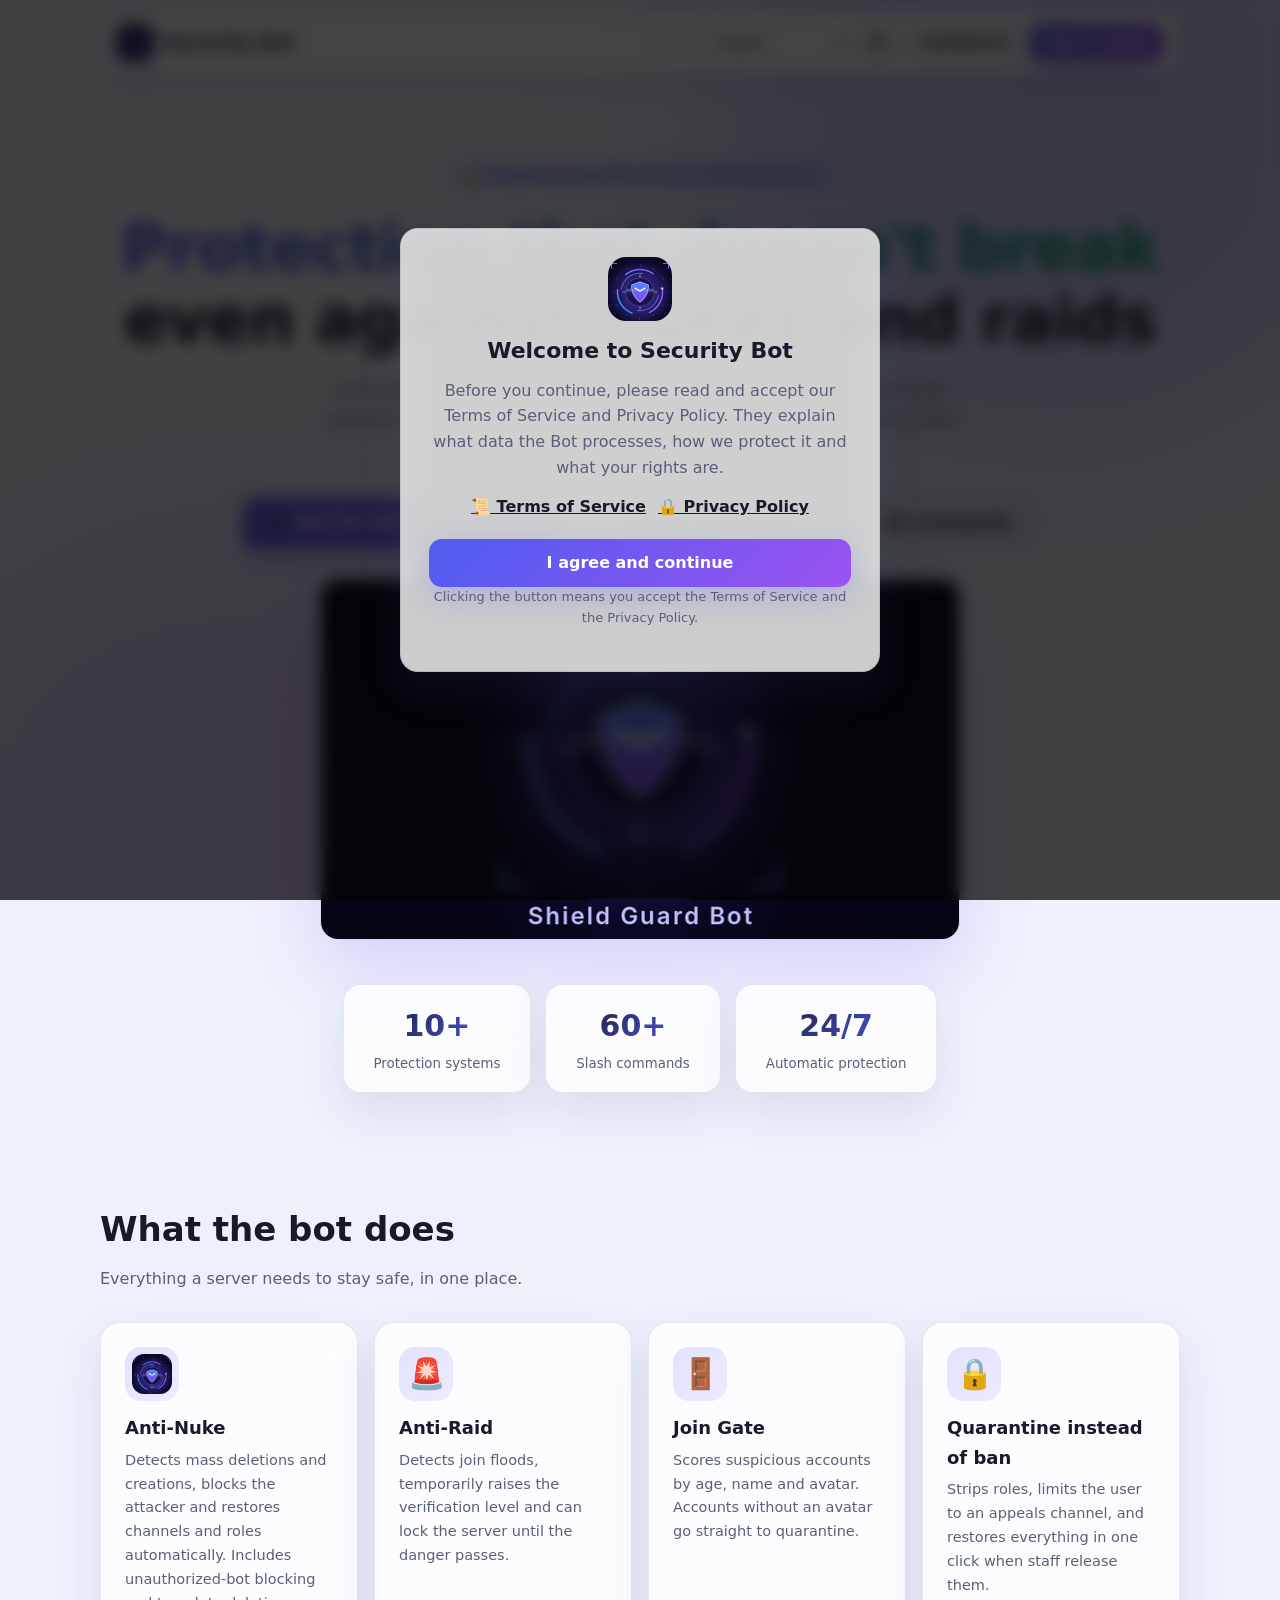
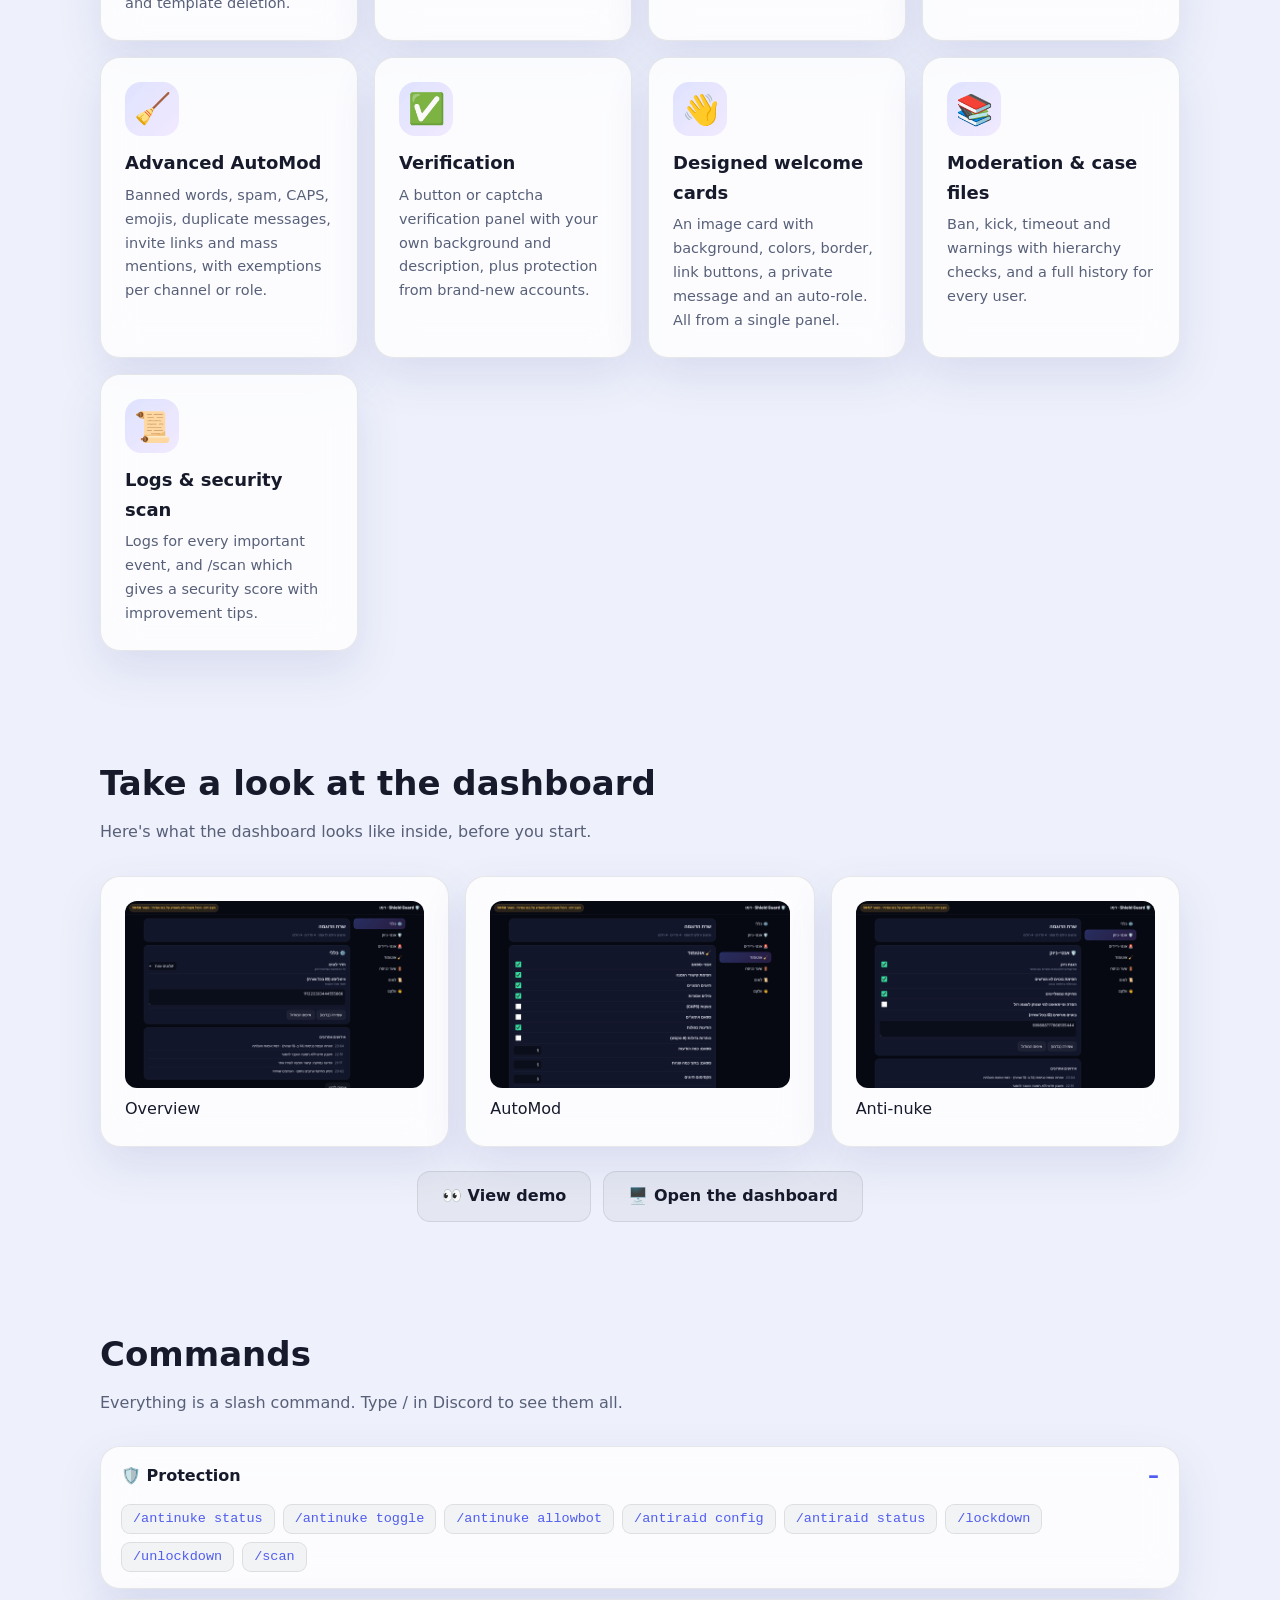
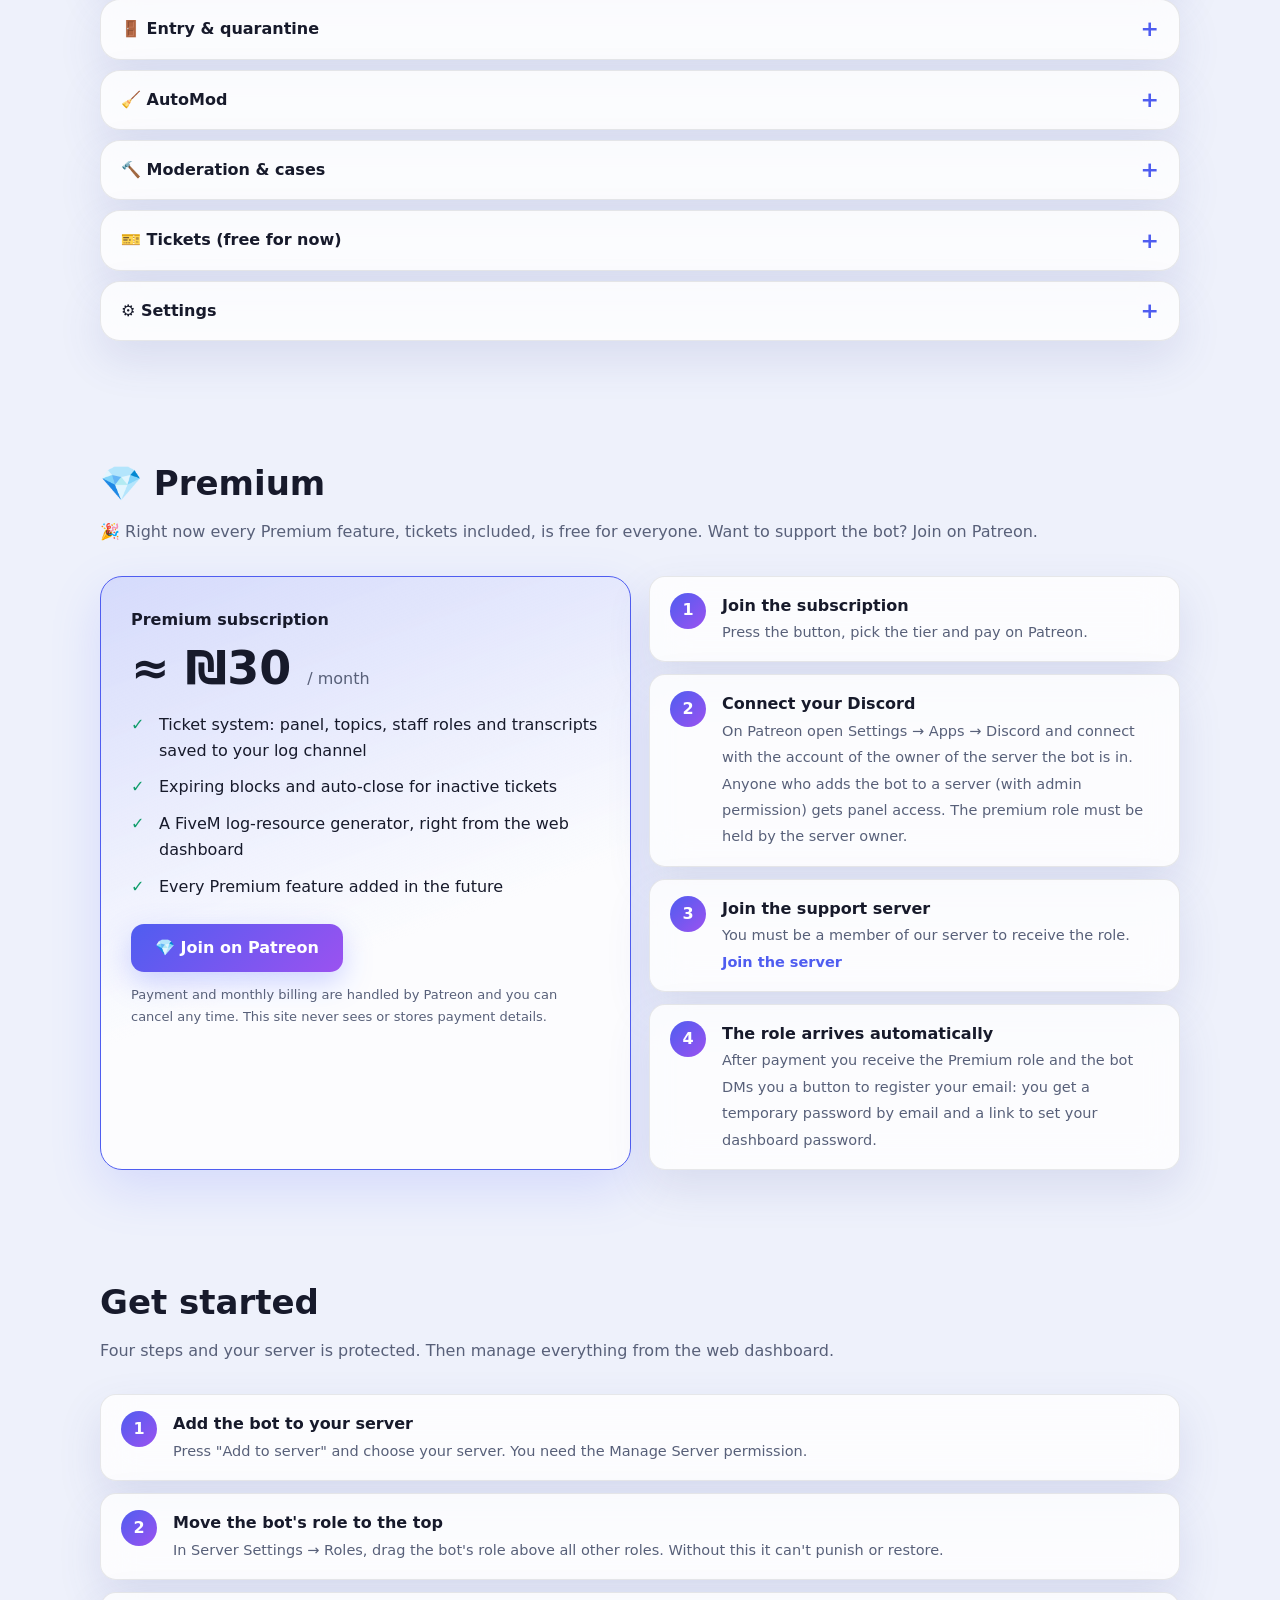
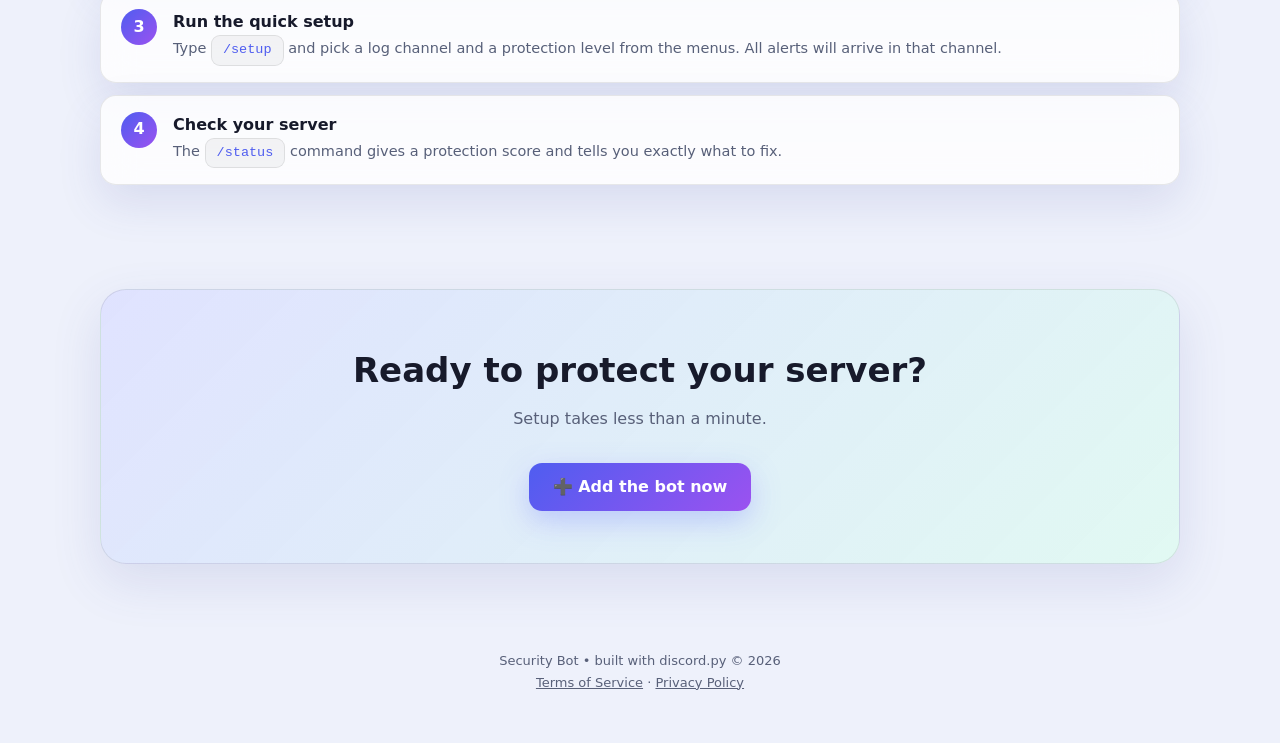
<file: index.html>
<!DOCTYPE html>
<html lang="he" dir="rtl">
<head>
<meta charset="utf-8">
<meta http-equiv="Content-Security-Policy" content="default-src 'none'; script-src 'self'; style-src 'self' 'unsafe-inline' https://fonts.googleapis.com; font-src https://fonts.gstatic.com; img-src 'self' data: https:; connect-src https://security-bot-production-2c03.up.railway.app; base-uri 'none'; form-action 'none'; object-src 'none'">
<meta name="referrer" content="strict-origin-when-cross-origin">
<link rel="icon" type="image/png" href="/img/favicon.png"><link rel="apple-touch-icon" href="/img/security-bot-logo.gif">
<meta name="viewport" content="width=device-width, initial-scale=1">
<meta name="color-scheme" content="dark light">
<title>Security Bot - בוט אבטחה לדיסקורד</title>
<meta name="description" content="בוט אבטחה מלא לדיסקורד: אנטי-ניוק, אנטי-ריידים, שער כניסה, הסגר, אוטומוד, אימות, וולקם ומודרציה.">
<link rel="preconnect" href="https://fonts.googleapis.com"><link rel="preconnect" href="https://fonts.gstatic.com" crossorigin>
<link rel="canonical" href="https://security-bot-site.vercel.app/">
<meta property="og:type" content="website">
<meta property="og:title" content="Security Bot - בוט אבטחה לדיסקורד">
<meta property="og:description" content="בוט אבטחה מלא לדיסקורד: אנטי-ניוק, אנטי-ריידים, שער כניסה, הסגר, אוטומוד, אימות, וולקם ומודרציה.">
<meta property="og:url" content="https://security-bot-site.vercel.app/">
<meta property="og:image" content="https://security-bot-site.vercel.app/img/security-bot.gif">
<meta name="twitter:card" content="summary_large_image">
<script type="application/ld+json">{"@context": "https://schema.org", "@type": "SoftwareApplication", "name": "Security Bot", "url": "https://security-bot-site.vercel.app/", "description": "בוט אבטחה מלא לדיסקורד: אנטי-ניוק, אנטי-ריידים, שער כניסה, הסגר, אוטומוד, אימות, וולקם ומודרציה.", "applicationCategory": "SecurityApplication", "operatingSystem": "Web", "inLanguage": "he", "author": {"@type": "Person", "name": "Aharon the gamer"}, "publisher": {"@type": "Organization", "name": "Shield Guard", "url": "https://shield-guard-ac.vercel.app/", "logo": "https://shield-guard-ac.vercel.app/logo.png", "sameAs": ["https://discord.gg/YjHkkwr5dD", "https://github.com/aharonthegamer4-png/Shield-Guard"], "founder": {"@type": "Person", "name": "Aharon the gamer"}}}</script>
<link href="https://fonts.googleapis.com/css2?family=Heebo:wght@400;600;800&display=swap" rel="stylesheet">
<style>
:root{--bg:#070912;--glass:#12162acc;--card:#12162aaa;--g2:#ffffff0d;--line:#ffffff1a;--text:#eef0fb;--muted:#9aa2bf;--accent:#6c7bff;--accent2:#b06cff;--ok:#35e0a1;--shadow:#0006;--aur:.33;--navbg:#0b0e1ccc}
[data-theme=light]{--bg:#eef1fb;--glass:#ffffffcc;--card:#ffffffcc;--g2:#0000000a;--line:#00000016;--text:#171a2b;--muted:#586079;--accent:#4f5df0;--accent2:#9b52f0;--ok:#0f9d6b;--shadow:#4a56a722;--aur:.2;--navbg:#ffffffdd}
*{box-sizing:border-box;margin:0}
html{scroll-behavior:smooth;scroll-padding-top:84px}
body{background:var(--bg);color:var(--text);font-family:Heebo,system-ui,-apple-system,"Segoe UI",Arial,sans-serif;line-height:1.65}
a{color:inherit;text-decoration:none}
.aurora{position:fixed;inset:0;z-index:-1;overflow:hidden}
.aurora i{position:absolute;width:55vw;height:55vw;border-radius:50%;filter:blur(90px);opacity:var(--aur);animation:fl 22s ease-in-out infinite alternate}
.aurora i:nth-child(1){background:#4b5cff;top:-20vw;inset-inline-end:-10vw}
.aurora i:nth-child(2){background:#b06cff;bottom:-25vw;inset-inline-start:-10vw;animation-delay:-8s}
.aurora i:nth-child(3){background:#12d6a0;width:30vw;height:30vw;top:38vh;left:35vw;opacity:calc(var(--aur)/2);animation-delay:-14s}
.aurora::after{content:"";position:absolute;inset:0;background-image:linear-gradient(var(--g2) 1px,transparent 1px),linear-gradient(90deg,var(--g2) 1px,transparent 1px);background-size:44px 44px;-webkit-mask-image:radial-gradient(ellipse at 50% 20%,#000 20%,transparent 70%);mask-image:radial-gradient(ellipse at 50% 20%,#000 20%,transparent 70%)}
@keyframes fl{to{transform:translate(6vw,5vh) scale(1.15)}}
@keyframes rise{from{opacity:0;transform:translateY(14px)}}
.wrap{max-width:1120px;margin:0 auto;padding:0 20px}
.glass{background:var(--glass);border:1px solid var(--line);border-radius:20px;backdrop-filter:blur(18px);-webkit-backdrop-filter:blur(18px);box-shadow:0 18px 44px var(--shadow)}
header.nav{position:sticky;top:12px;z-index:20;margin:12px auto 0;max-width:1120px;padding:0 20px}
.navin{display:flex;align-items:center;justify-content:space-between;gap:12px;padding:10px 16px;background:var(--navbg);border:1px solid var(--line);border-radius:18px;backdrop-filter:blur(18px);-webkit-backdrop-filter:blur(18px);box-shadow:0 10px 30px var(--shadow)}
.logo{font-weight:800;font-size:19px;display:flex;align-items:center;gap:10px;white-space:nowrap}
.logo i{overflow:hidden;width:36px;height:36px;border-radius:11px;background:linear-gradient(135deg,var(--accent),var(--accent2));display:grid;place-items:center;font-style:normal;box-shadow:0 0 24px #6c7bff77}
.links{display:flex;gap:4px}.links a{padding:6px 12px;border-radius:10px;color:var(--muted);font-weight:600;font-size:14.5px}.links a:hover{color:var(--text);background:var(--g2)}
.acts{display:flex;gap:8px;align-items:center}
.btn,button{font:inherit;color:inherit;cursor:pointer;display:inline-block;padding:11px 24px;border-radius:13px;font-weight:700;border:1px solid var(--line);background:var(--g2);transition:.2s;white-space:nowrap}
.btn:hover,button:hover{transform:translateY(-2px);border-color:var(--accent)}
.btn.main{background:linear-gradient(135deg,var(--accent),var(--accent2));border:0;color:#fff;box-shadow:0 10px 30px #6c7bff55}.btn.main:hover{filter:brightness(1.1)}
.btn.sm,button.sm{padding:7px 13px;font-size:14px;border-radius:11px}
.links a{white-space:nowrap}.acts .btn{white-space:nowrap}
@media(max-width:1360px){.links{display:none}}
@media(max-width:600px){select.lang-sel{max-width:92px!important;padding-right:20px!important}.navin{gap:6px}.acts{gap:5px}.acts .btn{font-size:13px}.brand b,.brand span{display:none}.acts .btn{padding:7px 10px}}
select.lang-sel{max-width:150px;padding:7px 26px 7px 10px;font-size:14px;border-radius:11px;border:1px solid var(--line);background:var(--card);color:var(--text);max-height:260px;cursor:pointer;font-family:inherit}
:focus-visible{outline:2px solid var(--accent);outline-offset:2px}
.hero{text-align:center;padding:84px 0 56px;animation:rise .7s both}
.badge{display:inline-block;padding:6px 16px;border-radius:99px;background:#6c7bff22;color:var(--accent);font-size:13.5px;font-weight:600;margin-bottom:20px;border:1px solid #6c7bff44}
h1{font-size:clamp(34px,6vw,64px);line-height:1.12;margin-bottom:18px;font-weight:800;letter-spacing:-1px}
h1 span{background:linear-gradient(90deg,var(--accent),var(--ok));-webkit-background-clip:text;background-clip:text;color:transparent}
.hero p{color:var(--muted);font-size:18.5px;max-width:660px;margin:0 auto 32px}
.cta{display:flex;gap:12px;justify-content:center;flex-wrap:wrap}
.stats{display:flex;gap:14px;justify-content:center;flex-wrap:wrap;margin-top:44px}
.stat{padding:16px 30px;border-radius:18px}.stat b{display:block;font-size:30px;font-weight:800;background:linear-gradient(135deg,var(--text),var(--accent));-webkit-background-clip:text;background-clip:text;color:transparent}.stat small{color:var(--muted)}
section{padding:52px 0}
h2{font-size:clamp(26px,4vw,34px);margin-bottom:8px;font-weight:800}
.sub{color:var(--muted);margin-bottom:30px}
.grid{display:grid;grid-template-columns:repeat(auto-fit,minmax(250px,1fr));gap:16px}
.card{padding:24px;border-radius:20px;transition:.25s}.card:hover{border-color:var(--accent);transform:translateY(-4px)}
.card .ic{font-size:30px;margin-bottom:12px;width:54px;height:54px;border-radius:16px;background:linear-gradient(135deg,#6c7bff33,#b06cff22);display:grid;place-items:center}
.card h3{font-size:18px;margin-bottom:6px}.card p{color:var(--muted);font-size:14.5px}
details{padding:16px 20px;margin-bottom:10px;border-radius:16px}
summary{cursor:pointer;font-weight:700;list-style:none;display:flex;justify-content:space-between;align-items:center}summary::-webkit-details-marker{display:none}summary::after{content:"+";color:var(--accent);font-size:22px;line-height:1}details[open] summary::after{content:"–"}
.cmds{display:flex;flex-wrap:wrap;gap:8px;margin-top:14px;direction:ltr;justify-content:flex-start}
[dir=rtl] .cmds{justify-content:flex-end}
code{background:var(--g2);border:1px solid var(--line);border-radius:9px;padding:3px 11px;font-size:13.5px;color:var(--accent);direction:ltr;display:inline-block}
.steps{counter-reset:s;display:grid;gap:12px}
.step{padding:16px 20px;border-radius:16px;display:flex;gap:16px;align-items:flex-start}
.step::before{counter-increment:s;content:counter(s);flex:none;width:36px;height:36px;border-radius:50%;background:linear-gradient(135deg,var(--accent),var(--accent2));color:#fff;display:grid;place-items:center;font-weight:800}
.step b{display:block}.step span{color:var(--muted);font-size:14.5px}.step span a{color:var(--accent);font-weight:600}
.premium{display:grid;grid-template-columns:1fr 1fr;gap:18px}
.plan{background:linear-gradient(160deg,#6c7bff30,var(--glass) 60%);border:1px solid var(--accent);border-radius:22px;padding:30px;box-shadow:0 18px 50px #6c7bff33}
.plan .price{font-size:46px;font-weight:800;line-height:1.1;margin:10px 0 2px}.plan .price small{font-size:16px;font-weight:500;color:var(--muted)}
.plan ul{list-style:none;padding:0;margin:18px 0 24px;display:grid;gap:10px}
.plan li{padding-inline-start:28px;position:relative}.plan li::before{content:"✓";position:absolute;inset-inline-start:0;color:var(--ok);font-weight:800}
.plan .note{color:var(--muted);font-size:13px;margin-top:12px}
.final{text-align:center;background:linear-gradient(135deg,#6c7bff33,#35e0a122),var(--glass);border:1px solid var(--line);border-radius:26px;padding:52px 20px;box-shadow:0 18px 50px var(--shadow)}
footer{text-align:center;color:var(--muted);font-size:13px;padding:34px 0 50px}
@media(max-width:860px){.links{display:none}.premium{grid-template-columns:1fr}.hero{padding:56px 0 40px}.navin{padding:8px 10px}.acts .btn.dash{display:none}}
@media(max-width:480px){.logo span{display:none}.btn.main{padding:9px 14px}}
@media(prefers-reduced-motion:reduce){*{animation:none!important;transition:none!important}html{scroll-behavior:auto}}
.cgate{position:fixed;inset:0;z-index:999;display:grid;place-items:center;padding:20px;background:rgba(5,3,4,.74);backdrop-filter:blur(8px);-webkit-backdrop-filter:blur(8px)}
.cgate[hidden]{display:none}
.cgbox{max-width:480px;width:100%;padding:28px;text-align:center;border-radius:18px}
.cgico{font-size:40px;line-height:1}
.cgbox h2{margin:12px 0 8px;font-size:22px}
.cgbox p{color:var(--muted,#9aa3b2);line-height:1.6;margin:0 0 14px}
.cglinks{display:flex;gap:12px;justify-content:center;flex-wrap:wrap;margin:0 0 18px}
.cglinks a{text-decoration:underline;font-weight:600}
.cgbox .btn{width:100%;justify-content:center}
.cgnote{font-size:13px;margin:12px 0 0}
.cgrow{display:flex;gap:10px}
.cgrow .btn{flex:1;justify-content:center}
.pmlist{text-align:start;margin:0 0 14px;padding-inline-start:20px;color:var(--muted,#9aa3b2);line-height:1.7}
.pmlist li{margin:6px 0}
.logo i img{width:100%;height:100%;display:block;border-radius:11px}
.hero-gif{display:block;width:100%;max-width:640px;height:auto;margin:30px auto 0;border-radius:18px;border:1px solid var(--line);box-shadow:0 24px 70px #6a4dff33}
.cgico img{width:64px;height:64px;border-radius:18px;display:block;margin:0 auto}
.ic img{width:40px;height:40px;border-radius:12px;display:block}
</style>
</head>
<body>
<div class="aurora"><i></i><i></i><i></i></div>
<header class="nav">
  <div class="navin">
    <a class="logo" href="#top"><i><img src="/img/security-bot-logo.gif" alt="" width="36" height="36"></i><span>Security Bot</span></a>
    <nav class="links" aria-label="Main">
      <a href="#features" data-i="nFeat">יכולות</a><a href="#preview" data-i="nPrev">הצצה לפאנל</a><a href="#commands" data-i="nCmd">פקודות</a><a href="#premium" data-i="nPrem">פרימיום</a><a href="#start" data-i="nStart">איך מתחילים</a>
    </nav>
    <div class="acts">
      <select class="sm lang-sel" id="bl" aria-label="Language"><option value="he">עברית</option><option value="en">English</option><option value="ru">Русский</option><option value="es">Español</option><option value="fr">Français</option><option value="de">Deutsch</option><option value="pt">Português</option><option value="tr">Türkçe</option><option value="it">Italiano</option><option value="pl">Polski</option><option value="uk">Українська</option><option value="id">Bahasa Indonesia</option><option value="hi">हिन्दी</option></select>
      <button class="sm" id="bt" aria-label="Theme">🌓</button>
      <a class="btn sm dash" href="#" data-panel data-i="nPanel">פאנל ניהול</a>
      <a class="btn main sm" href="#" data-invite data-i="nAdd">הוסף לשרת</a>
    </div>
  </div>
</header>

<div class="wrap" id="top">
  <header class="hero">
    <span class="badge" data-i="badge">🔒 הגנה מלאה לשרת הדיסקורד שלך</span>
    <h1><span data-i="h1a">הגנה שלא נשברת</span><br><span style="background:none;-webkit-text-fill-color:currentColor;color:var(--text)" data-i="h1b">גם מול ניוק וריידים</span></h1>
    <p data-i="heroP">אנטי-ניוק עם שחזור אוטומטי, שער כניסה, הסגר, אוטומוד מתקדם, אימות, וולקם מעוצב ומודרציה עם תיקים. הכל בפקודות סלאש ובעברית.</p>
    <div class="cta">
      <a class="btn main" href="#" data-invite data-i="ctaAdd">➕ הוסף את הבוט לשרת שלך</a>
      <a class="btn" href="#premium" data-i="ctaPrem">💎 תמיכה ב-Patreon</a>
      <a class="btn" href="#commands" data-i="ctaCmd">📖 כל הפקודות</a>
    </div>
    <img class="hero-gif" src="img/security-bot.gif" alt="Security Bot blocking a scam link, a mass-ban attempt and verifying a new member" width="640" height="360">
    <div class="stats">
      <div class="stat glass"><b>10+</b><small data-i="st1">מערכות הגנה</small></div>
      <div class="stat glass"><b>60+</b><small data-i="st2">פקודות סלאש</small></div>
      <div class="stat glass"><b>24/7</b><small data-i="st3">הגנה אוטומטית</small></div>
      <div class="stat glass" id="live-servers" hidden><b>0</b><small></small></div>
      <div class="stat glass" id="live-bans" hidden><b>0</b><small></small></div>
    </div>
  </header>

  <section id="features">
    <h2 data-i="fTitle">מה הבוט עושה</h2><p class="sub" data-i="fSub">כל מה ששרת צריך כדי להישאר בטוח, במקום אחד.</p>
    <div class="grid">
      <div class="card glass"><div class="ic"><img src="/img/security-bot-logo.gif" alt="" width="40" height="40"></div><h3 data-i="f1t">אנטי-ניוק</h3><p data-i="f1p">מזהה מחיקות ויצירות המוניות, חוסם את התוקף ומשחזר חדרים ורולים אוטומטית. כולל חסימת בוטים לא מורשים ומחיקת טמפלייטים.</p></div>
      <div class="card glass"><div class="ic">🚨</div><h3 data-i="f2t">אנטי-ריידים</h3><p data-i="f2p">מזהה הצפת כניסות, מעלה זמנית את רמת האימות ויכול לנעול את השרת עד שהסכנה חולפת.</p></div>
      <div class="card glass"><div class="ic">🚪</div><h3 data-i="f3t">שער כניסה</h3><p data-i="f3p">ניקוד חשבונות חשודים לפי גיל, שם ותמונת פרופיל. מי שבלי תמונה נכנס אוטומטית להסגר.</p></div>
      <div class="card glass"><div class="ic">🔒</div><h3 data-i="f4t">הסגר במקום באן</h3><p data-i="f4p">מסיר רולים, מגביל לחדר ערעורים, ומחזיר הכל בלחיצה כשהצוות משחרר.</p></div>
      <div class="card glass"><div class="ic">🧹</div><h3 data-i="f5t">אוטומוד מתקדם</h3><p data-i="f5p">מילים אסורות בעברית, ספאם, CAPS, אימוג&#x27;ים, הודעות כפולות, קישורי הזמנה ותיוגים המוניים, עם פטור לפי חדר או רול.</p></div>
      <div class="card glass"><div class="ic">✅</div><h3 data-i="f6t">אימות</h3><p data-i="f6p">פאנל אימות בכפתור או בקאפצ&#x27;ה עם רקע ותיאור לבחירתך, והגנה מחשבונות חדשים.</p></div>
      <div class="card glass"><div class="ic">👋</div><h3 data-i="f7t">וולקם מעוצב</h3><p data-i="f7p">כרטיס תמונה עם רקע, צבעים, מסגרת, כפתורי קישור, הודעה פרטית ורול אוטומטי. הכל מפאנל אחד בעברית.</p></div>
      <div class="card glass"><div class="ic">📚</div><h3 data-i="f8t">מודרציה ותיקים</h3><p data-i="f8p">באן, קיק, טיימאאוט ואזהרות עם בדיקות היררכיה, והיסטוריה מלאה לכל משתמש.</p></div>
      <div class="card glass"><div class="ic">📜</div><h3 data-i="f9t">לוגים וסריקת אבטחה</h3><p data-i="f9p">לוגים לכל אירוע חשוב, ו-/scan שנותן ציון אבטחה והמלצות לשיפור.</p></div>
    </div>
  </section>

  <section id="preview">
    <h2 data-i="prTitle">הצצה לפאנל</h2><p class="sub" data-i="prSub">ככה נראה הפאנל מבפנים, לפני שמתחילים.</p>
    <div class="grid">
      <figure class="card glass"><img src="screenshots/panel-overview.png" alt="" loading="lazy" width="1280" height="800" style="width:100%;height:auto;border-radius:12px"><figcaption data-i="pr1">סקירה כללית</figcaption></figure>
      <figure class="card glass"><img src="screenshots/panel-automod.png" alt="" loading="lazy" width="1280" height="800" style="width:100%;height:auto;border-radius:12px"><figcaption data-i="pr2">אוטומוד</figcaption></figure>
      <figure class="card glass"><img src="screenshots/panel-antinuke.png" alt="" loading="lazy" width="1280" height="800" style="width:100%;height:auto;border-radius:12px"><figcaption data-i="pr3">אנטי-ניוק</figcaption></figure>
    </div>
    <div class="cta" style="margin-top:24px"><a class="btn" href="demo/" data-i="prDemo">👀 צפייה בדמו</a><a class="btn" href="#" data-panel data-i="prBtn">🖥️ פתיחת הפאנל</a></div>
  </section>

  <section id="commands">
    <h2 data-i="cTitle">פקודות</h2><p class="sub" data-i="cSub">הכל בפקודות סלאש. הקלד / בדיסקורד כדי לראות את הכל.</p>
    <details class="glass" open><summary data-i="c1">🛡️ הגנה</summary><div class="cmds"><code>/antinuke status</code><code>/antinuke toggle</code><code>/antinuke allowbot</code><code>/antiraid config</code><code>/antiraid status</code><code>/lockdown</code><code>/unlockdown</code><code>/scan</code></div></details>
    <details class="glass"><summary data-i="c2">🚪 כניסה והסגר</summary><div class="cmds"><code>/joingate config</code><code>/joingate check</code><code>/joingate allow</code><code>/quarantine setup</code><code>/quarantine add</code><code>/quarantine release</code><code>/verify setup</code><code>/welcome</code></div></details>
    <details class="glass"><summary data-i="c3">🧹 אוטומוד</summary><div class="cmds"><code>/automod status</code><code>/automod toggle</code><code>/automod limits</code><code>/automod badword_add</code><code>/automod badword_preset</code><code>/automod exempt_channel</code><code>/automod exempt_role</code></div></details>
    <details class="glass"><summary data-i="c4">🔨 מודרציה ותיקים</summary><div class="cmds"><code>/ban</code><code>/kick</code><code>/timeout</code><code>/warn</code><code>/history</code><code>/note</code><code>/case view</code><code>/lock</code><code>/clear</code><code>/slowmode</code></div></details>
    <details class="glass"><summary data-i="c5">🎫 טיקטים (בחינם כרגע)</summary><div class="cmds"><code>/tickets setup</code><code>/tickets config</code><code>/tickets panel</code><code>/tickets topic_add</code><code>/tickets stats</code><code>/tickets close</code></div></details>
    <details class="glass"><summary data-i="c6">⚙️ הגדרות</summary><div class="cmds"><code>/setup</code><code>/status</code><code>/setlog</code><code>/whitelist add</code><code>/logs toggle</code><code>/help</code></div></details>
  </section>

  <section id="premium">
    <h2 data-i="pTitle">💎 פרימיום</h2><p class="sub" data-i="pSub">🎉 כרגע כל פיצ׳רי הפרימיום, כולל הטיקטים, פתוחים לכולם בחינם. רוצים לתמוך בבוט? הצטרפו ב-Patreon.</p>
    <div class="premium">
      <div class="plan">
        <b data-i="pPlan">מנוי פרימיום</b>
        <div class="price"><span data-i="pPrice">כ-30 ₪</span> <small data-i="pMonth">/ חודש</small></div>
        <ul><li data-i="pl1">מערכת טיקטים: פאנל, נושאים, רולי צוות וטרנסקריפט שנשמר בחדר הלוגים</li><li data-i="pl2">חסימות עם תפוגה וסגירה אוטומטית של טיקטים לא פעילים</li><li data-i="pl3">מחולל משאב לוגים לשרת FiveM, ישירות מהפאנל באתר</li><li data-i="pl4">כל פיצ&#x27;ר פרימיום שייוסף בעתיד</li></ul>
        <a class="btn main" href="#" data-patreon data-i="pJoin">💎 הצטרפו ב-Patreon</a>
        <p class="note" data-i="pNote">התשלום והחיוב החודשי מתבצעים ב-Patreon, ואפשר לבטל בכל רגע. האתר הזה לא רואה ולא שומר פרטי תשלום.</p>
      </div>
      <div class="steps">
        <div class="step glass"><div><b data-i="ps1t">מצטרפים למנוי</b><span data-i="ps1p">לוחצים על הכפתור, בוחרים את המנוי ומשלמים ב-Patreon.</span></div></div>
        <div class="step glass"><div><b data-i="ps2t">מחברים את הדיסקורד</b><span data-i="ps2p">ב-Patreon נכנסים להגדרות ← Apps ← Discord ומתחברים עם החשבון של בעל השרת שבו הבוט. כל מי שמוסיף את הבוט לשרת (עם הרשאת אדמין) מקבל גישה לפאנל. הרול של הפרימיום חייב להיות אצל בעל השרת.</span></div></div>
        <div class="step glass"><div><b data-i="ps3t">מצטרפים לשרת התמיכה</b><span data-h="ps3p">צריך להיות חבר בשרת שלנו כדי לקבל את הרול. <a href="#" data-support>הצטרפות לשרת</a></span></div></div>
        <div class="step glass"><div><b data-i="ps4t">הרול מתקבל אוטומטית</b><span data-i="ps4p">אחרי התשלום תקבלו את רול הפרימיום, והבוט ישלח לכם ב-DM כפתור לרישום אימייל: תקבלו סיסמה זמנית במייל וקישור לקביעת סיסמת הפאנל.</span></div></div>
      </div>
    </div>
  </section>

  <section id="start">
    <h2 data-i="sTitle">איך מתחילים</h2><p class="sub" data-i="sSub">ארבעה צעדים והשרת מוגן. אחר כך אפשר לנהל הכול גם מהפאנל באתר.</p>
    <div class="steps">
      <div class="step glass"><div><b data-i="s1t">מוסיפים את הבוט לשרת</b><span data-i="s1p">לוחצים על &quot;הוסף לשרת&quot; ובוחרים את השרת שלך. צריך הרשאת ניהול שרת.</span></div></div>
      <div class="step glass"><div><b data-i="s2t">מעלים את הרול של הבוט לראש</b><span data-i="s2p">בהגדרות השרת ← רולים, גוררים את הרול של הבוט מעל כל שאר הרולים. בלי זה הוא לא יוכל להעניש או לשחזר.</span></div></div>
      <div class="step glass"><div><b data-i="s3t">הגדרה מהירה</b><span data-h="s3p">הקלידו <code>/setup</code> ובחרו מהתפריטים חדר לוגים ורמת הגנה. כל ההתראות יגיעו לחדר הזה.</span></div></div>
      <div class="step glass"><div><b data-i="s4t">בודקים את השרת</b><span data-h="s4p">הפקודה <code>/status</code> נותנת ציון הגנה ומראה בדיוק מה לתקן.</span></div></div>
    </div>
  </section>

  <section>
    <div class="final">
      <h2 data-i="endT">מוכן להגן על השרת?</h2><p class="sub" data-i="endS">ההתקנה לוקחת פחות מדקה.</p>
      <a class="btn main" href="#" data-invite data-i="endBtn">➕ הוסף את הבוט עכשיו</a>
    </div>
  </section>

  <footer><span data-i="foot">Security Bot • נבנה עם discord.py</span> © <span id="y"></span><br><a href="/terms" data-i="lTerms" style="text-decoration:underline">Terms of Service</a> · <a href="/privacy" data-i="lPriv" style="text-decoration:underline">Privacy Policy</a></footer>
</div>

<div id="consent" class="cgate" hidden role="dialog" aria-modal="true" aria-labelledby="cgTitle">
  <div class="cgbox glass">
    <div class="cgico"><img src="/img/security-bot-logo.gif" alt="" width="64" height="64"></div>
    <h2 id="cgTitle" data-i="cgTitle">ברוכים הבאים ל-Security Bot</h2>
    <p data-i="cgBody">לפני שממשיכים, חשוב שתכירו ותאשרו את תנאי השימוש ומדיניות הפרטיות שלנו. הם מסבירים איזה מידע הבוט מעבד, איך אנחנו שומרים עליו ומה הזכויות שלכם.</p>
    <div class="cglinks">
      <a href="/terms" target="_blank" rel="noopener" data-i="cgTerms">📜 תנאי שימוש</a>
      <a href="/privacy" target="_blank" rel="noopener" data-i="cgPriv">🔒 מדיניות פרטיות</a>
    </div>
    <button class="btn main" id="cgAccept" type="button" data-i="cgAccept">אני מאשר/ת וממשיך/ה</button>
    <p class="cgnote" data-i="cgNote">לחיצה על הכפתור מהווה הסכמה לתנאי השימוש ולמדיניות הפרטיות.</p>
  </div>
</div>
<div id="pmodal" class="cgate" hidden role="dialog" aria-modal="true" aria-labelledby="pmTitle">
  <div class="cgbox glass">
    <div class="cgico">💎</div>
    <h2 id="pmTitle" data-i="pmTitle">מעבר ל-Patreon</h2>
    <p data-i="pmBody">הרכישה והחיוב החודשי מתבצעים ב-Patreon, לא באתר הזה. לפני שממשיכים, שימו לב:</p>
    <ul class="pmlist"><li data-i="pm1">זהו מנוי חודשי שמתחדש אוטומטית. אפשר לבטל בכל רגע דרך Patreon.</li><li data-i="pm2">התשלום והחיוב מנוהלים על ידי Patreon ולפי התנאים שלו. האתר הזה לא רואה ולא שומר פרטי תשלום.</li><li data-i="pm3">כדי לשלם צריך לעמוד בדרישות הגיל והתשלום של Patreon (בדרך כלל גיל 18+, או אישור והשתתפות של הורה/אפוטרופוס).</li></ul>
    <p class="cgnote"><a href="/terms" target="_blank" rel="noopener" style="text-decoration:underline" data-i="pmTermsLink">קראו את סעיף הפרימיום בתנאי השימוש</a></p>
    <div class="cgrow">
      <button class="btn main" id="pmGo" type="button" data-i="pmGo">המשך ל-Patreon</button>
      <button class="btn" id="pmCancel" type="button" data-i="pmCancel">ביטול</button>
    </div>
  </div>
</div>
<script src="app.js" defer></script>
<script src="stats.js" defer></script>
</body>
</html>
</file>
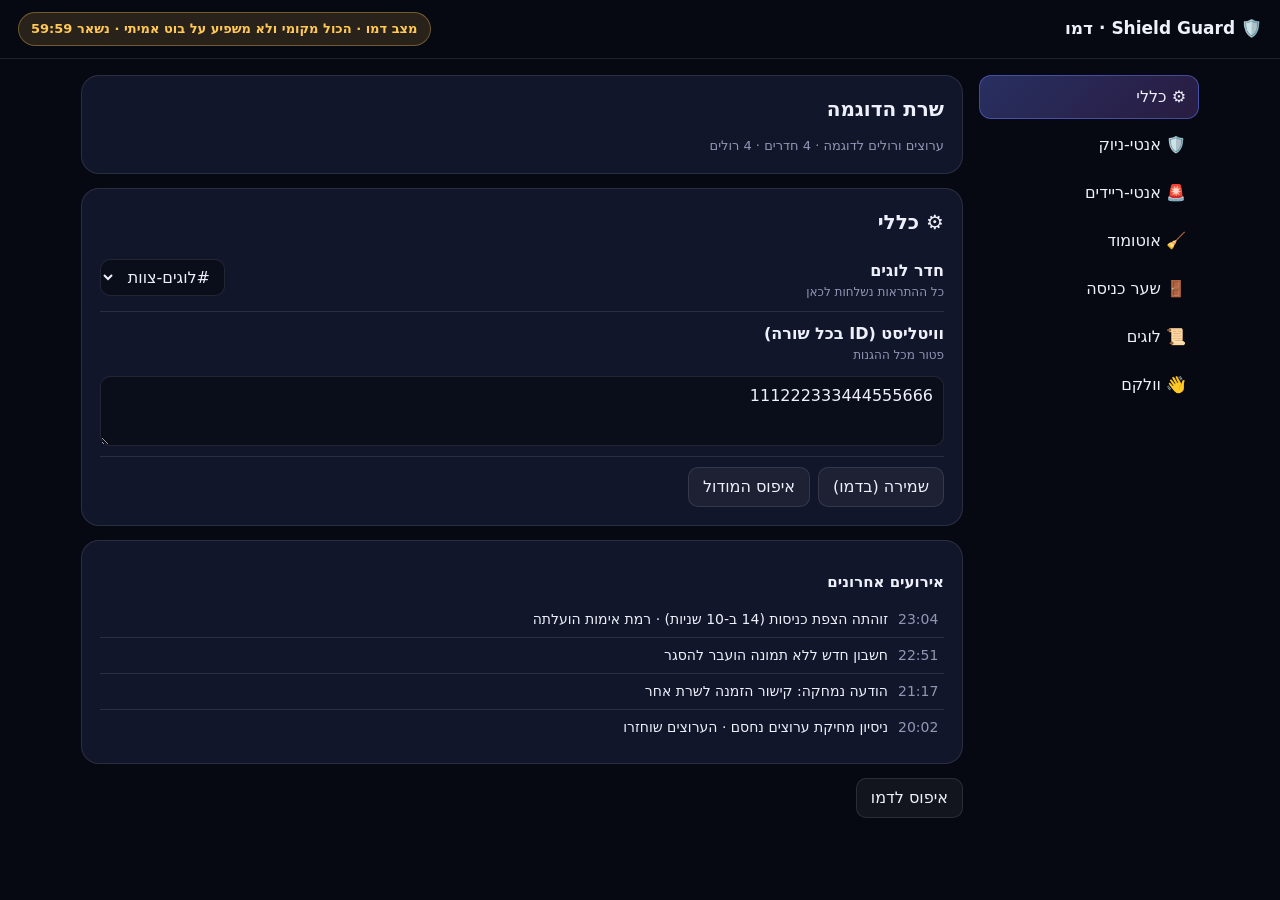
<file: demo/index.html>
<!DOCTYPE html>
<html lang="he" dir="rtl">
<head>
<meta charset="utf-8">
<meta http-equiv="Content-Security-Policy" content="default-src 'none'; script-src 'self'; style-src 'self' 'unsafe-inline'; img-src 'self' data:; connect-src 'none'; base-uri 'none'; form-action 'none'; object-src 'none'">
<meta name="referrer" content="no-referrer">
<meta name="robots" content="noindex,nofollow">
<meta name="viewport" content="width=device-width, initial-scale=1">
<title>Shield Guard · דמו (שעה)</title>
<style>
:root{--bg:#070912;--card:#12162a;--line:#ffffff1a;--text:#eef0fb;--muted:#8f97b5;--ac:#6c7bff;--ac2:#b06cff;--ok:#35e0a1;--warn:#ffc857;--bad:#ff5d73;--inp:#0a0d1a}
*{box-sizing:border-box;margin:0}
body{background:var(--bg);color:var(--text);font-family:system-ui,"Segoe UI",Arial,sans-serif;line-height:1.5;min-height:100vh}
.top{display:flex;justify-content:space-between;align-items:center;gap:12px;padding:12px 18px;border-bottom:1px solid var(--line);flex-wrap:wrap}
.brand{font-weight:800;font-size:17px}
.badge{padding:6px 12px;border-radius:99px;font-size:13px;font-weight:700;background:#ffc85722;color:var(--warn);border:1px solid #ffc85755}
.wrap{display:grid;grid-template-columns:220px 1fr;gap:16px;max-width:1150px;margin:0 auto;padding:16px}
@media(max-width:800px){.wrap{grid-template-columns:1fr}}
nav{display:grid;gap:4px;align-content:start;position:sticky;top:10px;height:fit-content}
nav button{text-align:start;background:none;border:1px solid transparent;color:var(--text);padding:9px 12px;border-radius:12px;font:inherit;cursor:pointer}
nav button:hover{background:#ffffff0d}nav button.on{background:linear-gradient(135deg,#6c7bff55,#b06cff33);border-color:#6c7bff77}
.card{background:var(--card);border:1px solid var(--line);border-radius:18px;padding:18px;margin-bottom:14px}
h1{font-size:20px;margin-bottom:12px}h2{font-size:15px;margin:12px 0 8px}
.fld{display:flex;gap:12px;align-items:flex-start;justify-content:space-between;padding:10px 0;border-bottom:1px solid var(--line);flex-wrap:wrap}
.fld:last-child{border-bottom:0}
.fld>div:first-child{flex:1;min-width:200px}.fld small{color:var(--muted);display:block;font-size:12px}
input,select,textarea{background:var(--inp);color:var(--text);border:1px solid var(--line);border-radius:10px;padding:7px 10px;font:inherit;min-width:120px}
textarea{width:100%;min-height:70px}
input[type=checkbox]{width:42px;height:24px;min-width:0;accent-color:var(--ok)}
.btns{display:flex;gap:8px;flex-wrap:wrap;margin-top:10px}
button.act{font:inherit;color:var(--text);background:#ffffff0d;border:1px solid var(--line);padding:7px 14px;border-radius:10px;cursor:pointer}
button.act:hover{border-color:var(--ac)}
.muted{color:var(--muted);font-size:13px}
.ev{padding:7px 0;border-bottom:1px solid var(--line);font-size:14px;display:flex;gap:10px}.ev:last-child{border:0}
.t{color:var(--muted);direction:ltr;min-width:46px}
#timer{font-variant-numeric:tabular-nums;direction:ltr}
#lock{position:fixed;inset:0;background:#070912f2;display:none;place-items:center;text-align:center;padding:20px;z-index:9}
#lock.show{display:grid}
#toast{position:fixed;bottom:18px;left:50%;transform:translateX(-50%);background:#000d;color:#fff;padding:9px 16px;border-radius:12px;font-size:14px;opacity:0;transition:.25s;pointer-events:none}
#toast.show{opacity:1}
</style>
</head>
<body>
<div class="top">
  <div class="brand">🛡️ Shield Guard · דמו</div>
  <div class="badge">מצב דמו · הכול מקומי ולא משפיע על בוט אמיתי · נשאר <span id="timer">--:--</span></div>
</div>
<div class="wrap">
  <nav id="nav"></nav>
  <main>
    <div class="card" id="server"></div>
    <div class="card" id="mod"></div>
    <div class="card" id="evs"><h2>אירועים אחרונים</h2><div id="evl"></div></div>
    <div class="btns"><button class="act" id="reset">איפוס לדמו</button></div>
  </main>
</div>
<div id="lock"><div class="card" style="max-width:420px">
  <h1>תוקף הדמו הסתיים</h1>
  <p class="muted">הדמו זמין לשעה אחת בלבד. לשאלות ולהתקנה אמיתית פנו אלינו.</p>
</div></div>
<div id="toast"></div>
<script src="data.js"></script>
<script src="app.js"></script>
</body>
</html>
</file>
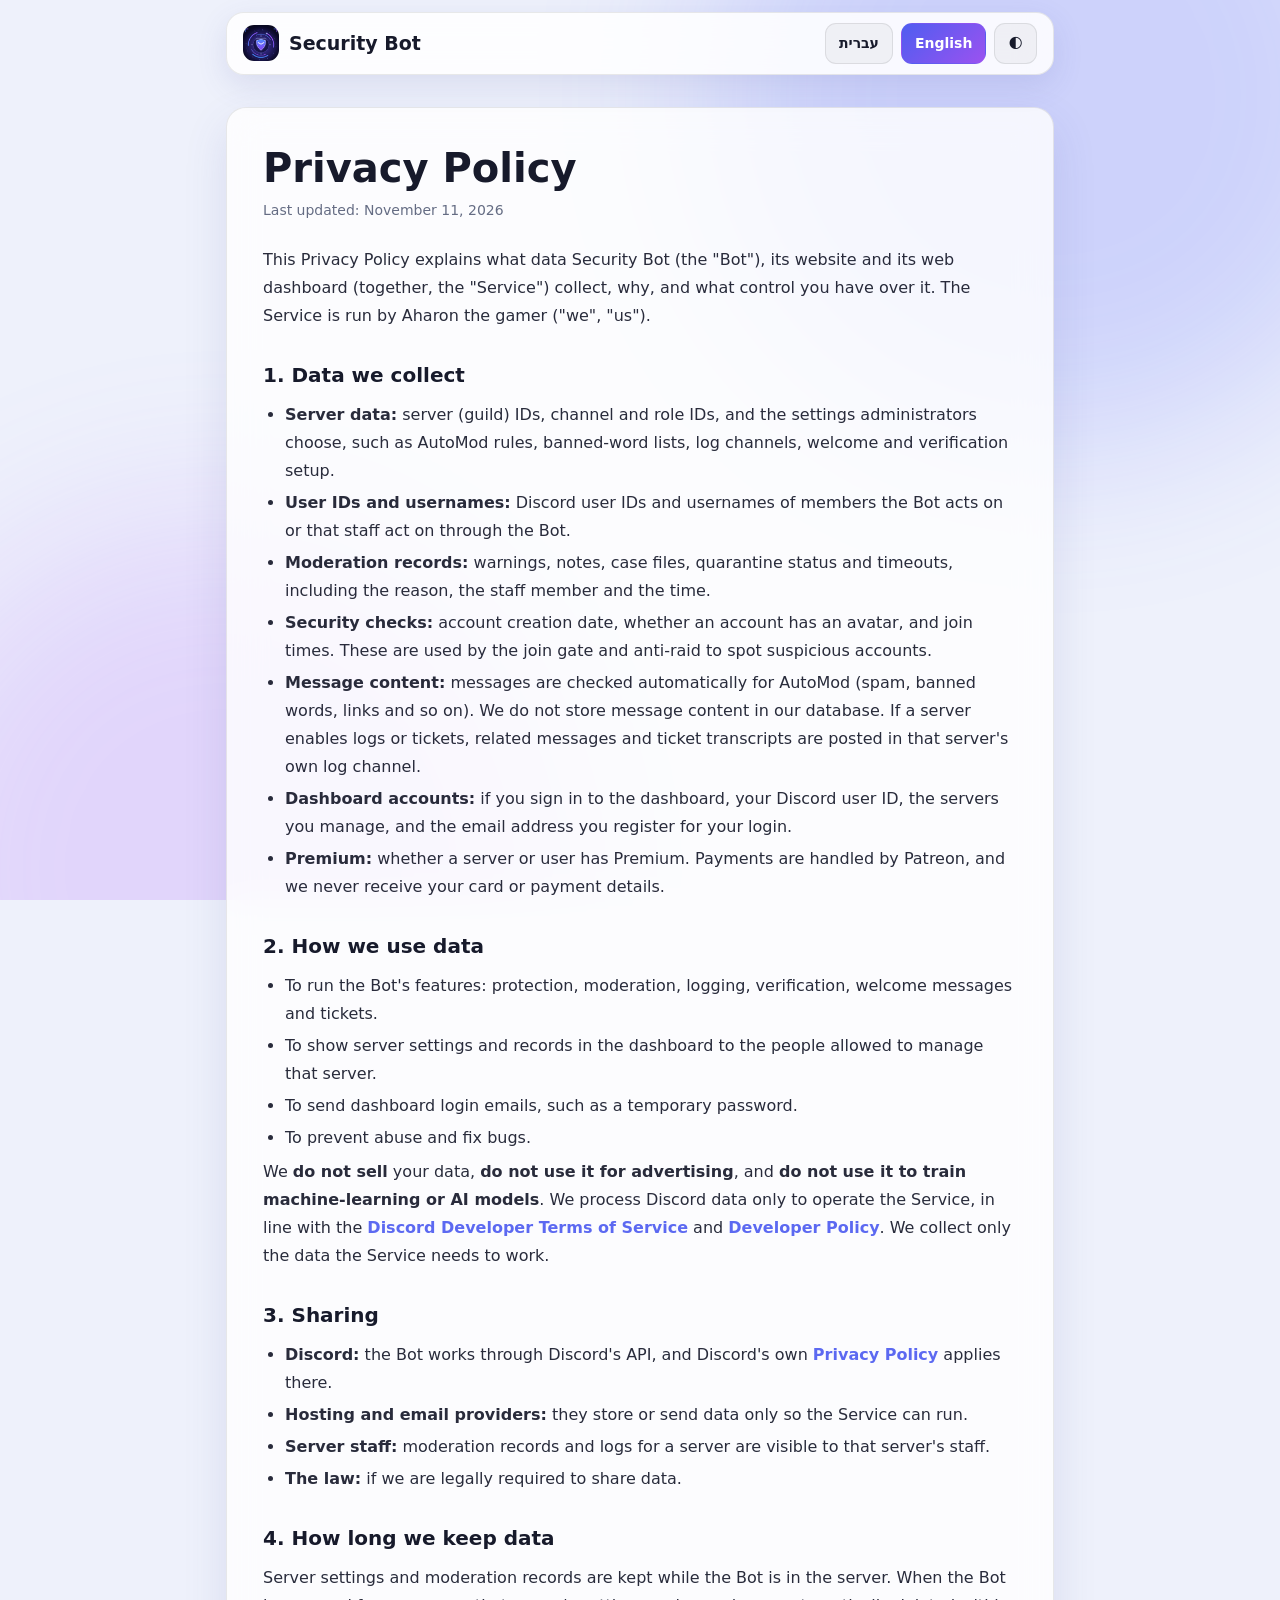
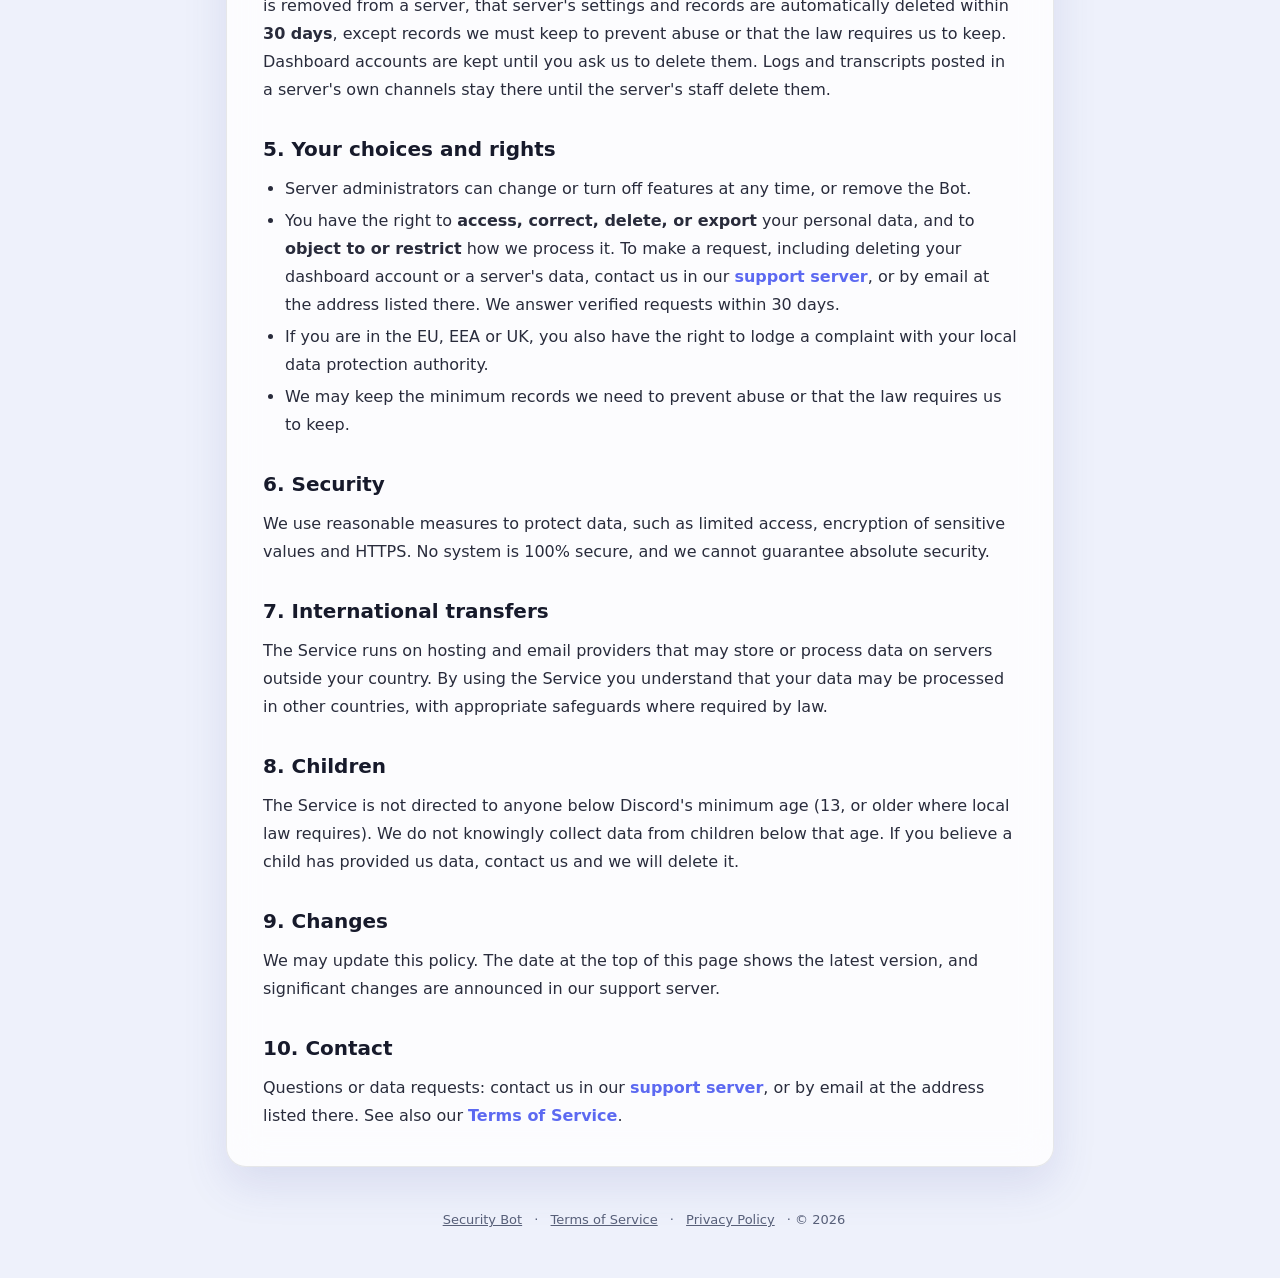
<file: privacy/index.html>
<!DOCTYPE html>
<html lang="en" dir="ltr">
<head>
<meta charset="utf-8">
<meta http-equiv="Content-Security-Policy" content="default-src 'none'; script-src 'self'; style-src 'self' 'unsafe-inline' https://fonts.googleapis.com; font-src https://fonts.gstatic.com; img-src 'self' data: https:; connect-src 'none'; base-uri 'none'; form-action 'none'; object-src 'none'">
<meta name="viewport" content="width=device-width, initial-scale=1">
<meta name="color-scheme" content="dark light">
<meta name="description" content="Privacy Policy for Security Bot, a Discord security bot.">
<link rel="icon" type="image/png" href="/img/favicon.png"><link rel="apple-touch-icon" href="/img/security-bot-logo.gif">
<title>Privacy Policy - Security Bot</title>
<link rel="preconnect" href="https://fonts.googleapis.com"><link rel="preconnect" href="https://fonts.gstatic.com" crossorigin>
<link href="https://fonts.googleapis.com/css2?family=Heebo:wght@400;600;800&display=swap" rel="stylesheet">
<link rel="stylesheet" href="/legal.css">
</head>
<body>
<div class="aurora"><i></i><i></i></div>
<header class="nav"><div class="navin">
  <a class="logo" href="/"><i><img src="/img/security-bot-logo.gif" alt="" width="36" height="36"></i><span>Security Bot</span></a>
  <div class="acts">
    <button data-setlang="he">עברית</button><button data-setlang="en">English</button>
    <button id="bt" aria-label="Theme">🌓</button>
  </div>
</div></header>

<main class="wrap">

<article class="doc" data-l="en">
  <h1>Privacy Policy</h1>
  <p class="date">Last updated: November 11, 2026</p>
  <p>This Privacy Policy explains what data Security Bot (the "Bot"), its website and its web dashboard (together, the "Service") collect, why, and what control you have over it. The Service is run by Aharon the gamer ("we", "us").</p>

  <h2>1. Data we collect</h2>
  <ul>
    <li><b>Server data:</b> server (guild) IDs, channel and role IDs, and the settings administrators choose, such as AutoMod rules, banned-word lists, log channels, welcome and verification setup.</li>
    <li><b>User IDs and usernames:</b> Discord user IDs and usernames of members the Bot acts on or that staff act on through the Bot.</li>
    <li><b>Moderation records:</b> warnings, notes, case files, quarantine status and timeouts, including the reason, the staff member and the time.</li>
    <li><b>Security checks:</b> account creation date, whether an account has an avatar, and join times. These are used by the join gate and anti-raid to spot suspicious accounts.</li>
    <li><b>Message content:</b> messages are checked automatically for AutoMod (spam, banned words, links and so on). We do not store message content in our database. If a server enables logs or tickets, related messages and ticket transcripts are posted in that server's own log channel.</li>
    <li><b>Dashboard accounts:</b> if you sign in to the dashboard, your Discord user ID, the servers you manage, and the email address you register for your login.</li>
    <li><b>Premium:</b> whether a server or user has Premium. Payments are handled by Patreon, and we never receive your card or payment details.</li>
  </ul>

  <h2>2. How we use data</h2>
  <ul>
    <li>To run the Bot's features: protection, moderation, logging, verification, welcome messages and tickets.</li>
    <li>To show server settings and records in the dashboard to the people allowed to manage that server.</li>
    <li>To send dashboard login emails, such as a temporary password.</li>
    <li>To prevent abuse and fix bugs.</li>
  </ul>
  <p>We <b>do not sell</b> your data, <b>do not use it for advertising</b>, and <b>do not use it to train machine-learning or AI models</b>. We process Discord data only to operate the Service, in line with the <a href="https://discord.com/developers/docs/policies-and-agreements/developer-terms-of-service" target="_blank" rel="noopener">Discord Developer Terms of Service</a> and <a href="https://discord.com/developers/docs/policies-and-agreements/developer-policy" target="_blank" rel="noopener">Developer Policy</a>. We collect only the data the Service needs to work.</p>

  <h2>3. Sharing</h2>
  <ul>
    <li><b>Discord:</b> the Bot works through Discord's API, and Discord's own <a href="https://discord.com/privacy" target="_blank" rel="noopener">Privacy Policy</a> applies there.</li>
    <li><b>Hosting and email providers:</b> they store or send data only so the Service can run.</li>
    <li><b>Server staff:</b> moderation records and logs for a server are visible to that server's staff.</li>
    <li><b>The law:</b> if we are legally required to share data.</li>
  </ul>

  <h2>4. How long we keep data</h2>
  <p>Server settings and moderation records are kept while the Bot is in the server. When the Bot is removed from a server, that server's settings and records are automatically deleted within <b>30 days</b>, except records we must keep to prevent abuse or that the law requires us to keep. Dashboard accounts are kept until you ask us to delete them. Logs and transcripts posted in a server's own channels stay there until the server's staff delete them.</p>

  <h2>5. Your choices and rights</h2>
  <ul>
    <li>Server administrators can change or turn off features at any time, or remove the Bot.</li>
    <li>You have the right to <b>access, correct, delete, or export</b> your personal data, and to <b>object to or restrict</b> how we process it. To make a request, including deleting your dashboard account or a server's data, contact us in our <a href="#" data-support>support server</a>, or by email at the address listed there. We answer verified requests within 30 days.</li>
    <li>If you are in the EU, EEA or UK, you also have the right to lodge a complaint with your local data protection authority.</li>
    <li>We may keep the minimum records we need to prevent abuse or that the law requires us to keep.</li>
  </ul>

  <h2>6. Security</h2>
  <p>We use reasonable measures to protect data, such as limited access, encryption of sensitive values and HTTPS. No system is 100% secure, and we cannot guarantee absolute security.</p>

  <h2>7. International transfers</h2>
  <p>The Service runs on hosting and email providers that may store or process data on servers outside your country. By using the Service you understand that your data may be processed in other countries, with appropriate safeguards where required by law.</p>

  <h2>8. Children</h2>
  <p>The Service is not directed to anyone below Discord's minimum age (13, or older where local law requires). We do not knowingly collect data from children below that age. If you believe a child has provided us data, contact us and we will delete it.</p>

  <h2>9. Changes</h2>
  <p>We may update this policy. The date at the top of this page shows the latest version, and significant changes are announced in our support server.</p>

  <h2>10. Contact</h2>
  <p>Questions or data requests: contact us in our <a href="#" data-support>support server</a>, or by email at the address listed there. See also our <a href="/terms">Terms of Service</a>.</p>
</article>

<article class="doc" data-l="he">
  <h1>מדיניות פרטיות</h1>
  <p class="date">עדכון אחרון: 11 בנובמבר 2026</p>
  <p>מדיניות הפרטיות הזאת מסבירה איזה מידע אוספים Security Bot ("הבוט"), האתר שלו ופאנל הניהול שלו (יחד: "השירות"), למה, ואיזו שליטה יש לך עליו. השירות מופעל על ידי Aharon the gamer ("אנחנו").</p>

  <h2>1. איזה מידע אנחנו אוספים</h2>
  <ul>
    <li><b>מידע על השרת:</b> מזהים (IDs) של השרת, של החדרים ושל הרולים, וההגדרות שהמנהלים בוחרים, כמו חוקי אוטומוד, רשימות מילים אסורות, חדרי לוגים, והגדרות וולקם ואימות.</li>
    <li><b>מזהי משתמשים ושמות:</b> מזהי משתמש ושמות משתמש בדיסקורד של חברים שהבוט פועל עליהם, או שהצוות פועל עליהם דרך הבוט.</li>
    <li><b>רישומי מודרציה:</b> אזהרות, הערות, תיקים, מצב הסגר וטיימאאוטים, כולל הסיבה, איש הצוות והזמן.</li>
    <li><b>בדיקות אבטחה:</b> תאריך יצירת החשבון, האם יש לחשבון תמונת פרופיל, וזמני כניסה. שער הכניסה והאנטי-ריידים משתמשים בהם כדי לזהות חשבונות חשודים.</li>
    <li><b>תוכן הודעות:</b> האוטומוד בודק הודעות באופן אוטומטי (ספאם, מילים אסורות, קישורים וכו'). אנחנו לא שומרים תוכן הודעות במסד הנתונים שלנו. אם שרת מפעיל לוגים או טיקטים, ההודעות הקשורות ותמלילי הטיקטים נשלחים לחדר הלוגים של השרת עצמו.</li>
    <li><b>חשבונות בפאנל:</b> אם אתה מתחבר לפאנל, נשמרים מזהה המשתמש שלך בדיסקורד, השרתים שאתה מנהל וכתובת המייל שרשמת להתחברות.</li>
    <li><b>פרימיום:</b> האם לשרת או למשתמש יש פרימיום. התשלומים מתבצעים דרך Patreon, ואנחנו אף פעם לא מקבלים את פרטי הכרטיס או התשלום שלך.</li>
  </ul>

  <h2>2. איך אנחנו משתמשים במידע</h2>
  <ul>
    <li>כדי להפעיל את מערכות הבוט: הגנה, מודרציה, לוגים, אימות, הודעות וולקם וטיקטים.</li>
    <li>כדי להציג את הגדרות השרת ואת הרישומים בפאנל לאנשים שמורשים לנהל את השרת.</li>
    <li>כדי לשלוח מיילים של התחברות לפאנל, כמו סיסמה זמנית.</li>
    <li>כדי למנוע ניצול לרעה ולתקן באגים.</li>
  </ul>
  <p>אנחנו <b>לא מוכרים</b> את המידע שלך, <b>לא משתמשים בו לפרסום</b>, ו<b>לא משתמשים בו כדי לאמן מודלים של בינה מלאכותית או למידת מכונה</b>. אנחנו מעבדים מידע מדיסקורד רק כדי להפעיל את השירות, בהתאם ל<a href="https://discord.com/developers/docs/policies-and-agreements/developer-terms-of-service" target="_blank" rel="noopener">תנאי המפתחים של דיסקורד</a> ו<a href="https://discord.com/developers/docs/policies-and-agreements/developer-policy" target="_blank" rel="noopener">מדיניות המפתחים</a>, ואוספים רק את המידע שהשירות צריך כדי לעבוד.</p>

  <h2>3. שיתוף מידע</h2>
  <ul>
    <li><b>דיסקורד:</b> הבוט עובד דרך ה-API של דיסקורד, ושם חלה <a href="https://discord.com/privacy" target="_blank" rel="noopener">מדיניות הפרטיות של דיסקורד</a>.</li>
    <li><b>ספקי אחסון ומייל:</b> הם שומרים או שולחים מידע רק כדי שהשירות יעבוד.</li>
    <li><b>צוות השרת:</b> רישומי המודרציה והלוגים של שרת גלויים לצוות של אותו שרת.</li>
    <li><b>החוק:</b> אם החוק מחייב אותנו לשתף מידע.</li>
  </ul>

  <h2>4. כמה זמן אנחנו שומרים מידע</h2>
  <p>הגדרות השרת ורישומי המודרציה נשמרים כל עוד הבוט נמצא בשרת. אחרי שהבוט מוסר משרת, ההגדרות והרישומים של אותו שרת נמחקים אוטומטית תוך <b>30 יום</b>, חוץ מרישומים שאנחנו חייבים לשמור כדי למנוע ניצול לרעה או שהחוק מחייב לשמור. חשבונות בפאנל נשמרים עד שתבקש מאיתנו למחוק אותם. לוגים ותמלילים שנשלחו לחדרים של השרת עצמו נשארים שם עד שצוות השרת מוחק אותם.</p>

  <h2>5. הבחירות והזכויות שלך</h2>
  <ul>
    <li>מנהלי השרת יכולים לשנות או לכבות מערכות בכל זמן, או להסיר את הבוט.</li>
    <li>יש לך זכות <b>לראות, לתקן, למחוק או לייצא</b> את המידע האישי שלך, ו<b>להתנגד לעיבוד או להגביל אותו</b>. כדי להגיש בקשה, כולל מחיקת החשבון בפאנל או מחיקת מידע של שרת, אפשר לפנות אלינו ב<a href="#" data-support>שרת התמיכה</a>, או במייל לכתובת שמופיעה שם. אנחנו עונים לבקשות מאומתות תוך 30 יום.</li>
    <li>אם אתה באיחוד האירופי, ב-EEA או בבריטניה, יש לך גם זכות להגיש תלונה לרשות להגנת מידע המקומית שלך.</li>
    <li>ייתכן שנשמור את המינימום שאנחנו צריכים כדי למנוע ניצול לרעה, או שהחוק מחייב לשמור.</li>
  </ul>

  <h2>6. אבטחה</h2>
  <p>אנחנו משתמשים באמצעים סבירים כדי להגן על המידע, כמו גישה מוגבלת, הצפנה של ערכים רגישים ו-HTTPS. אין מערכת מאובטחת ב-100%, ואיננו יכולים להבטיח אבטחה מוחלטת.</p>

  <h2>7. העברות בין מדינות</h2>
  <p>השירות רץ על ספקי אחסון ומייל שעשויים לשמור או לעבד מידע על שרתים מחוץ למדינה שלך. שימוש בשירות פירושו שאתה מבין שהמידע שלך עשוי להתעבד במדינות אחרות, עם אמצעי הגנה מתאימים היכן שהחוק דורש.</p>

  <h2>8. ילדים</h2>
  <p>השירות לא מיועד למי שמתחת לגיל המינימלי של דיסקורד (13, או יותר היכן שהחוק המקומי דורש). אנחנו לא אוספים ביודעין מידע מילדים מתחת לגיל הזה. אם נודע לך שילד מסר לנו מידע, פנה אלינו ונמחק אותו.</p>

  <h2>9. שינויים</h2>
  <p>אנחנו רשאים לעדכן את המדיניות הזאת. התאריך בראש העמוד מראה את הגרסה העדכנית, ושינויים משמעותיים מוכרזים בשרת התמיכה.</p>

  <h2>10. יצירת קשר</h2>
  <p>לשאלות או לבקשות לגבי המידע שלך: אפשר לפנות אלינו ב<a href="#" data-support>שרת התמיכה</a>, או במייל לכתובת שמופיעה שם. ראו גם את <a href="/terms">תנאי השימוש</a>.</p>
</article>

</main>
<footer><a href="/">Security Bot</a> · <a href="/terms">Terms of Service</a> · <a href="/privacy">Privacy Policy</a> · © <span id="y"></span></footer>
<script src="/legal.js" defer></script>
</body>
</html>
</file>
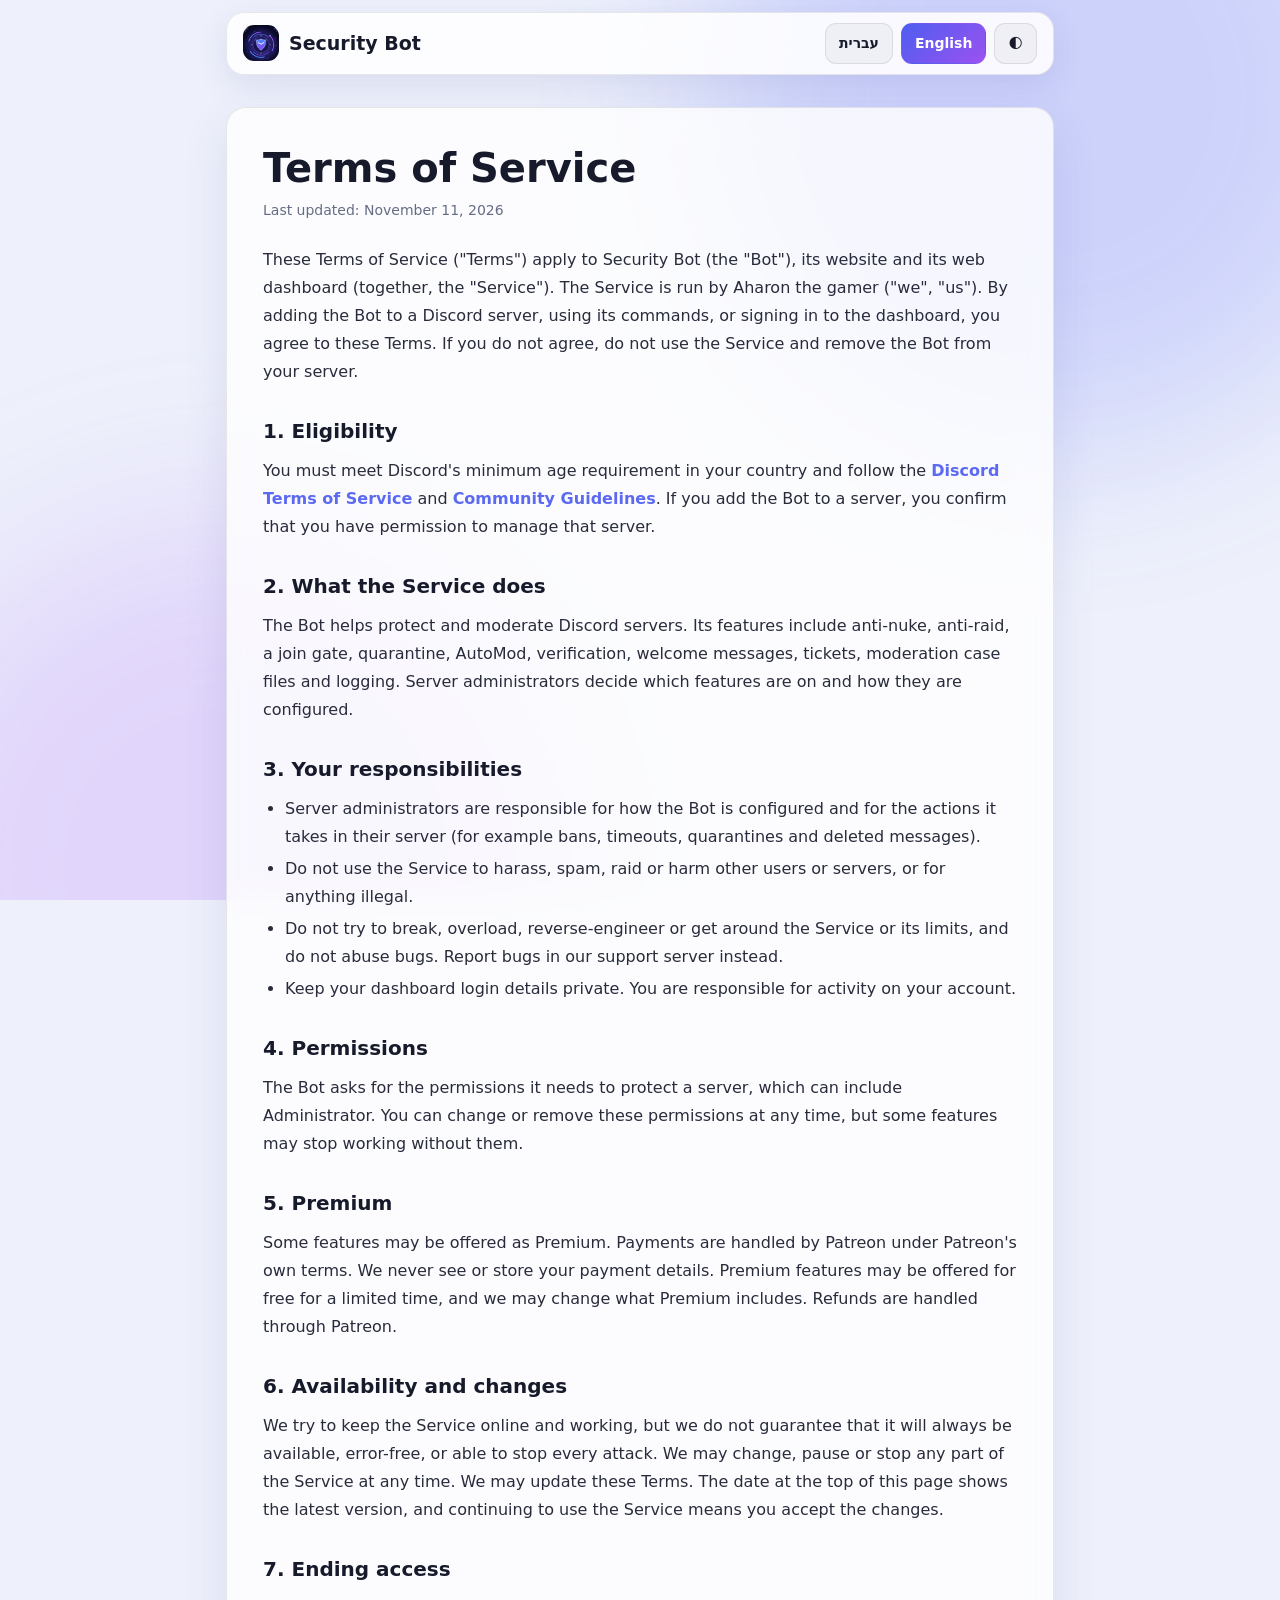
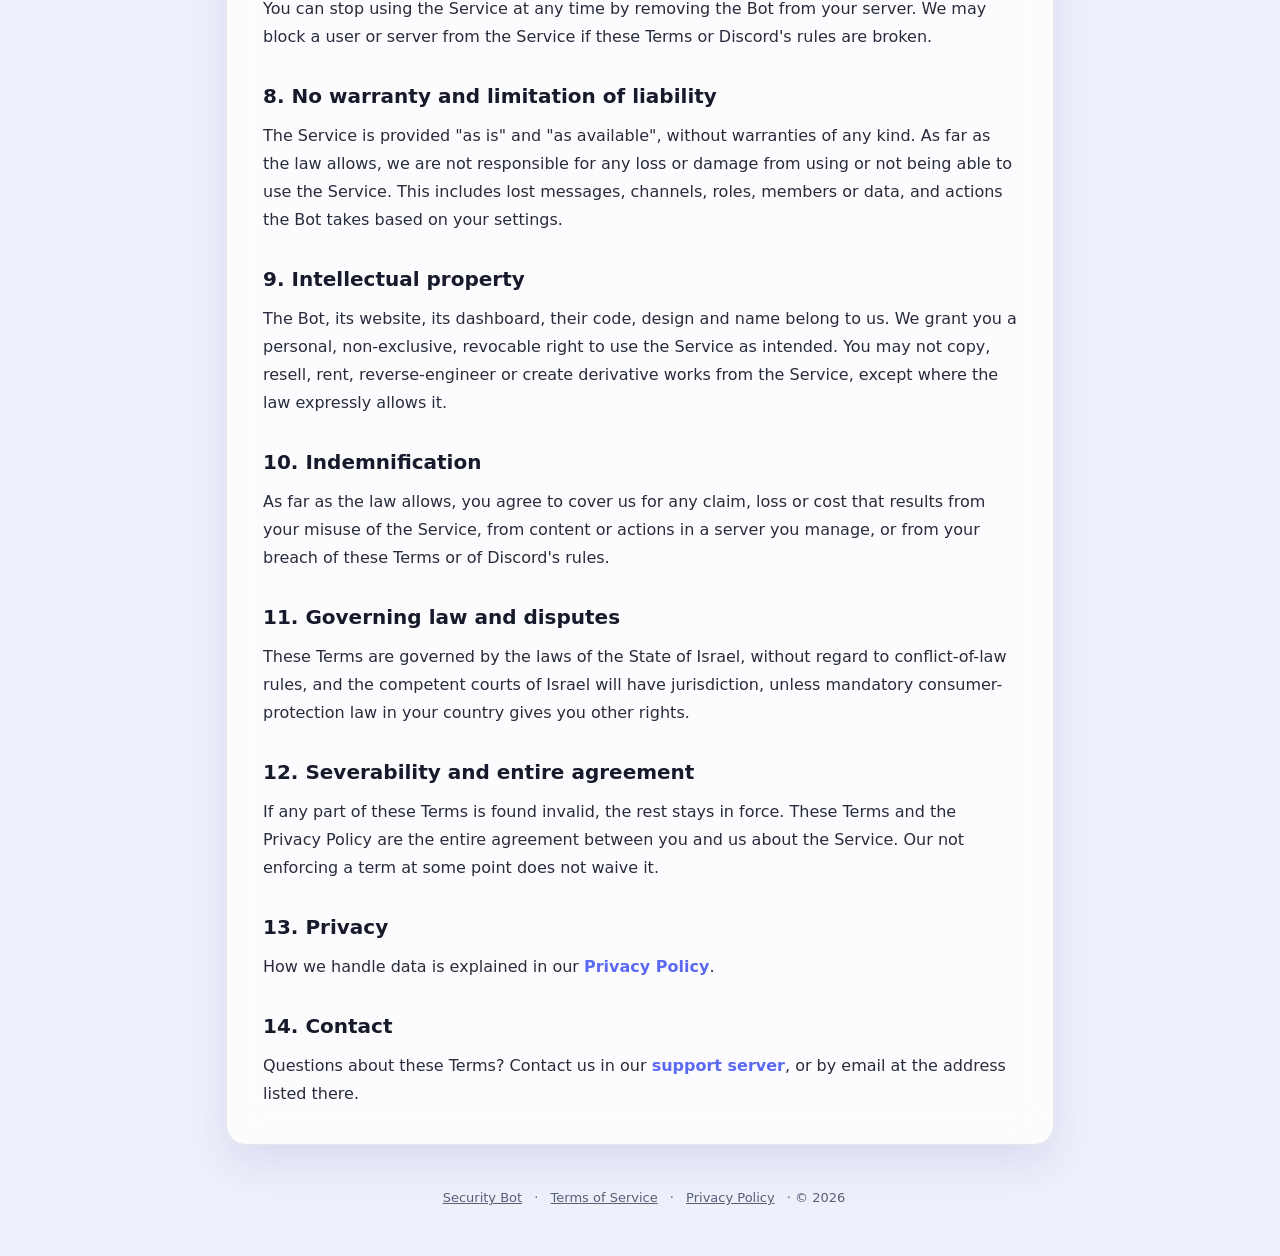
<file: terms/index.html>
<!DOCTYPE html>
<html lang="en" dir="ltr">
<head>
<meta charset="utf-8">
<meta http-equiv="Content-Security-Policy" content="default-src 'none'; script-src 'self'; style-src 'self' 'unsafe-inline' https://fonts.googleapis.com; font-src https://fonts.gstatic.com; img-src 'self' data: https:; connect-src 'none'; base-uri 'none'; form-action 'none'; object-src 'none'">
<meta name="viewport" content="width=device-width, initial-scale=1">
<meta name="color-scheme" content="dark light">
<meta name="description" content="Terms of Service for Security Bot, a Discord security bot.">
<link rel="icon" type="image/png" href="/img/favicon.png"><link rel="apple-touch-icon" href="/img/security-bot-logo.gif">
<title>Terms of Service - Security Bot</title>
<link rel="preconnect" href="https://fonts.googleapis.com"><link rel="preconnect" href="https://fonts.gstatic.com" crossorigin>
<link href="https://fonts.googleapis.com/css2?family=Heebo:wght@400;600;800&display=swap" rel="stylesheet">
<link rel="stylesheet" href="/legal.css">
</head>
<body>
<div class="aurora"><i></i><i></i></div>
<header class="nav"><div class="navin">
  <a class="logo" href="/"><i><img src="/img/security-bot-logo.gif" alt="" width="36" height="36"></i><span>Security Bot</span></a>
  <div class="acts">
    <button data-setlang="he">עברית</button><button data-setlang="en">English</button>
    <button id="bt" aria-label="Theme">🌓</button>
  </div>
</div></header>

<main class="wrap">

<article class="doc" data-l="en">
  <h1>Terms of Service</h1>
  <p class="date">Last updated: November 11, 2026</p>
  <p>These Terms of Service ("Terms") apply to Security Bot (the "Bot"), its website and its web dashboard (together, the "Service"). The Service is run by Aharon the gamer ("we", "us"). By adding the Bot to a Discord server, using its commands, or signing in to the dashboard, you agree to these Terms. If you do not agree, do not use the Service and remove the Bot from your server.</p>

  <h2>1. Eligibility</h2>
  <p>You must meet Discord's minimum age requirement in your country and follow the <a href="https://discord.com/terms" target="_blank" rel="noopener">Discord Terms of Service</a> and <a href="https://discord.com/guidelines" target="_blank" rel="noopener">Community Guidelines</a>. If you add the Bot to a server, you confirm that you have permission to manage that server.</p>

  <h2>2. What the Service does</h2>
  <p>The Bot helps protect and moderate Discord servers. Its features include anti-nuke, anti-raid, a join gate, quarantine, AutoMod, verification, welcome messages, tickets, moderation case files and logging. Server administrators decide which features are on and how they are configured.</p>

  <h2>3. Your responsibilities</h2>
  <ul>
    <li>Server administrators are responsible for how the Bot is configured and for the actions it takes in their server (for example bans, timeouts, quarantines and deleted messages).</li>
    <li>Do not use the Service to harass, spam, raid or harm other users or servers, or for anything illegal.</li>
    <li>Do not try to break, overload, reverse-engineer or get around the Service or its limits, and do not abuse bugs. Report bugs in our support server instead.</li>
    <li>Keep your dashboard login details private. You are responsible for activity on your account.</li>
  </ul>

  <h2>4. Permissions</h2>
  <p>The Bot asks for the permissions it needs to protect a server, which can include Administrator. You can change or remove these permissions at any time, but some features may stop working without them.</p>

  <h2>5. Premium</h2>
  <p>Some features may be offered as Premium. Payments are handled by Patreon under Patreon's own terms. We never see or store your payment details. Premium features may be offered for free for a limited time, and we may change what Premium includes. Refunds are handled through Patreon.</p>

  <h2>6. Availability and changes</h2>
  <p>We try to keep the Service online and working, but we do not guarantee that it will always be available, error-free, or able to stop every attack. We may change, pause or stop any part of the Service at any time. We may update these Terms. The date at the top of this page shows the latest version, and continuing to use the Service means you accept the changes.</p>

  <h2>7. Ending access</h2>
  <p>You can stop using the Service at any time by removing the Bot from your server. We may block a user or server from the Service if these Terms or Discord's rules are broken.</p>

  <h2>8. No warranty and limitation of liability</h2>
  <p>The Service is provided "as is" and "as available", without warranties of any kind. As far as the law allows, we are not responsible for any loss or damage from using or not being able to use the Service. This includes lost messages, channels, roles, members or data, and actions the Bot takes based on your settings.</p>

  <h2>9. Intellectual property</h2>
  <p>The Bot, its website, its dashboard, their code, design and name belong to us. We grant you a personal, non-exclusive, revocable right to use the Service as intended. You may not copy, resell, rent, reverse-engineer or create derivative works from the Service, except where the law expressly allows it.</p>

  <h2>10. Indemnification</h2>
  <p>As far as the law allows, you agree to cover us for any claim, loss or cost that results from your misuse of the Service, from content or actions in a server you manage, or from your breach of these Terms or of Discord's rules.</p>

  <h2>11. Governing law and disputes</h2>
  <p>These Terms are governed by the laws of the State of Israel, without regard to conflict-of-law rules, and the competent courts of Israel will have jurisdiction, unless mandatory consumer-protection law in your country gives you other rights.</p>

  <h2>12. Severability and entire agreement</h2>
  <p>If any part of these Terms is found invalid, the rest stays in force. These Terms and the Privacy Policy are the entire agreement between you and us about the Service. Our not enforcing a term at some point does not waive it.</p>

  <h2>13. Privacy</h2>
  <p>How we handle data is explained in our <a href="/privacy">Privacy Policy</a>.</p>

  <h2>14. Contact</h2>
  <p>Questions about these Terms? Contact us in our <a href="#" data-support>support server</a>, or by email at the address listed there.</p>
</article>

<article class="doc" data-l="he">
  <h1>תנאי שימוש</h1>
  <p class="date">עדכון אחרון: 11 בנובמבר 2026</p>
  <p>תנאי השימוש האלה ("התנאים") חלים על Security Bot ("הבוט"), על האתר שלו ועל פאנל הניהול שלו (יחד: "השירות"). השירות מופעל על ידי Aharon the gamer ("אנחנו"). הוספת הבוט לשרת דיסקורד, שימוש בפקודות שלו או התחברות לפאנל פירושם שאתה מסכים לתנאים האלה. אם אתה לא מסכים, אל תשתמש בשירות והסר את הבוט מהשרת שלך.</p>

  <h2>1. מי יכול להשתמש</h2>
  <p>עליך לעמוד בגיל המינימלי של דיסקורד במדינה שלך, ולפעול לפי <a href="https://discord.com/terms" target="_blank" rel="noopener">תנאי השימוש של דיסקורד</a> ו<a href="https://discord.com/guidelines" target="_blank" rel="noopener">הנחיות הקהילה</a> שלה. מי שמוסיף את הבוט לשרת מאשר שיש לו הרשאה לנהל את השרת.</p>

  <h2>2. מה השירות עושה</h2>
  <p>הבוט עוזר להגן על שרתי דיסקורד ולנהל אותם. היכולות שלו כוללות אנטי-ניוק, אנטי-ריידים, שער כניסה, הסגר, אוטומוד, אימות, הודעות וולקם, טיקטים, תיקי מודרציה ולוגים. מנהלי השרת מחליטים אילו מערכות פעילות ואיך הן מוגדרות.</p>

  <h2>3. האחריות שלך</h2>
  <ul>
    <li>מנהלי השרת אחראים להגדרות של הבוט ולפעולות שהוא עושה בשרת שלהם (למשל באנים, טיימאאוטים, הכנסה להסגר ומחיקת הודעות).</li>
    <li>אסור להשתמש בשירות כדי להטריד, לשלוח ספאם, לעשות ריידים או לפגוע במשתמשים או בשרתים אחרים, ואסור להשתמש בו לשום דבר לא חוקי.</li>
    <li>אסור לנסות לפרוץ, להעמיס, לפרק או לעקוף את השירות או את המגבלות שלו, ואסור לנצל באגים. אם מצאת באג, דווח עליו בשרת התמיכה.</li>
    <li>שמור את פרטי ההתחברות לפאנל בסוד. אתה אחראי לכל מה שנעשה בחשבון שלך.</li>
  </ul>

  <h2>4. הרשאות</h2>
  <p>הבוט מבקש את ההרשאות שהוא צריך כדי להגן על השרת, וביניהן יכולה להיות Administrator. אפשר לשנות או להסיר את ההרשאות בכל זמן, אבל בלעדיהן חלק מהמערכות עלולות להפסיק לעבוד.</p>

  <h2>5. פרימיום</h2>
  <p>חלק מהיכולות יכולות להיות מוצעות כפרימיום. התשלום מתבצע דרך Patreon ולפי התנאים של Patreon. אנחנו אף פעם לא רואים ולא שומרים את פרטי התשלום שלך. יכולות פרימיום יכולות להינתן בחינם לתקופה מוגבלת, ואנחנו רשאים לשנות מה פרימיום כולל. החזרים מטופלים דרך Patreon.</p>

  <h2>6. זמינות ושינויים</h2>
  <p>אנחנו משתדלים שהשירות יהיה זמין ויעבוד, אבל לא מתחייבים שהוא תמיד יהיה זמין, יעבוד בלי תקלות או יעצור כל מתקפה. אנחנו רשאים לשנות, להשהות או להפסיק כל חלק מהשירות בכל זמן. אנחנו רשאים גם לעדכן את התנאים. התאריך בראש העמוד מראה את הגרסה העדכנית, והמשך השימוש בשירות פירושו שאתה מקבל את השינויים.</p>

  <h2>7. הפסקת גישה</h2>
  <p>אפשר להפסיק להשתמש בשירות בכל זמן על ידי הסרת הבוט מהשרת. אנחנו רשאים לחסום משתמש או שרת מהשירות אם הם מפרים את התנאים האלה או את הכללים של דיסקורד.</p>

  <h2>8. ללא אחריות והגבלת חבות</h2>
  <p>השירות ניתן "כמו שהוא" ו"לפי הזמינות", בלי אחריות מכל סוג. ככל שהחוק מאפשר, אנחנו לא אחראים לשום אובדן או נזק שנגרם משימוש בשירות או מחוסר יכולת להשתמש בו. זה כולל הודעות, חדרים, רולים, חברים או מידע שאבדו, ופעולות שהבוט עושה לפי ההגדרות שלך.</p>

  <h2>9. קניין רוחני</h2>
  <p>הבוט, האתר, הפאנל, הקוד, העיצוב והשם שלהם שייכים לנו. אנחנו נותנים לך רשות אישית, לא בלעדית וניתנת לביטול להשתמש בשירות למטרה שלשמה נועד. אסור להעתיק, למכור מחדש, להשכיר, לפרק (reverse-engineer) או ליצור יצירות נגזרות מהשירות, חוץ ממה שהחוק מתיר במפורש.</p>

  <h2>10. שיפוי</h2>
  <p>ככל שהחוק מאפשר, אתה מסכים לשפות אותנו על כל תביעה, הפסד או עלות שנובעים משימוש לרעה שלך בשירות, מתוכן או מפעולות בשרת שאתה מנהל, או מהפרה שלך את התנאים האלה או את הכללים של דיסקורד.</p>

  <h2>11. דין וסמכות שיפוט</h2>
  <p>על התנאים האלה חל הדין של מדינת ישראל, בלי קשר לכללי ברירת הדין, ולבתי המשפט המוסמכים בישראל תהיה סמכות השיפוט, אלא אם חוק הגנת הצרכן המחייב במדינה שלך מקנה לך זכויות אחרות.</p>

  <h2>12. הפרדה ותוקף כולל</h2>
  <p>אם חלק כלשהו מהתנאים יימצא לא תקף, שאר התנאים יישארו בתוקף. התנאים האלה ומדיניות הפרטיות הם ההסכם המלא בינך לבינינו לגבי השירות. אי-אכיפה של תנאי בנקודת זמן מסוימת אינה ויתור עליו.</p>

  <h2>13. פרטיות</h2>
  <p>הדרך שבה אנחנו מטפלים במידע מוסברת ב<a href="/privacy">מדיניות הפרטיות</a>.</p>

  <h2>14. יצירת קשר</h2>
  <p>יש לך שאלות על התנאים? אפשר לפנות אלינו ב<a href="#" data-support>שרת התמיכה</a>, או במייל לכתובת שמופיעה שם.</p>
</article>

</main>
<footer><a href="/">Security Bot</a> · <a href="/terms">Terms of Service</a> · <a href="/privacy">Privacy Policy</a> · © <span id="y"></span></footer>
<script src="/legal.js" defer></script>
</body>
</html>
</file>
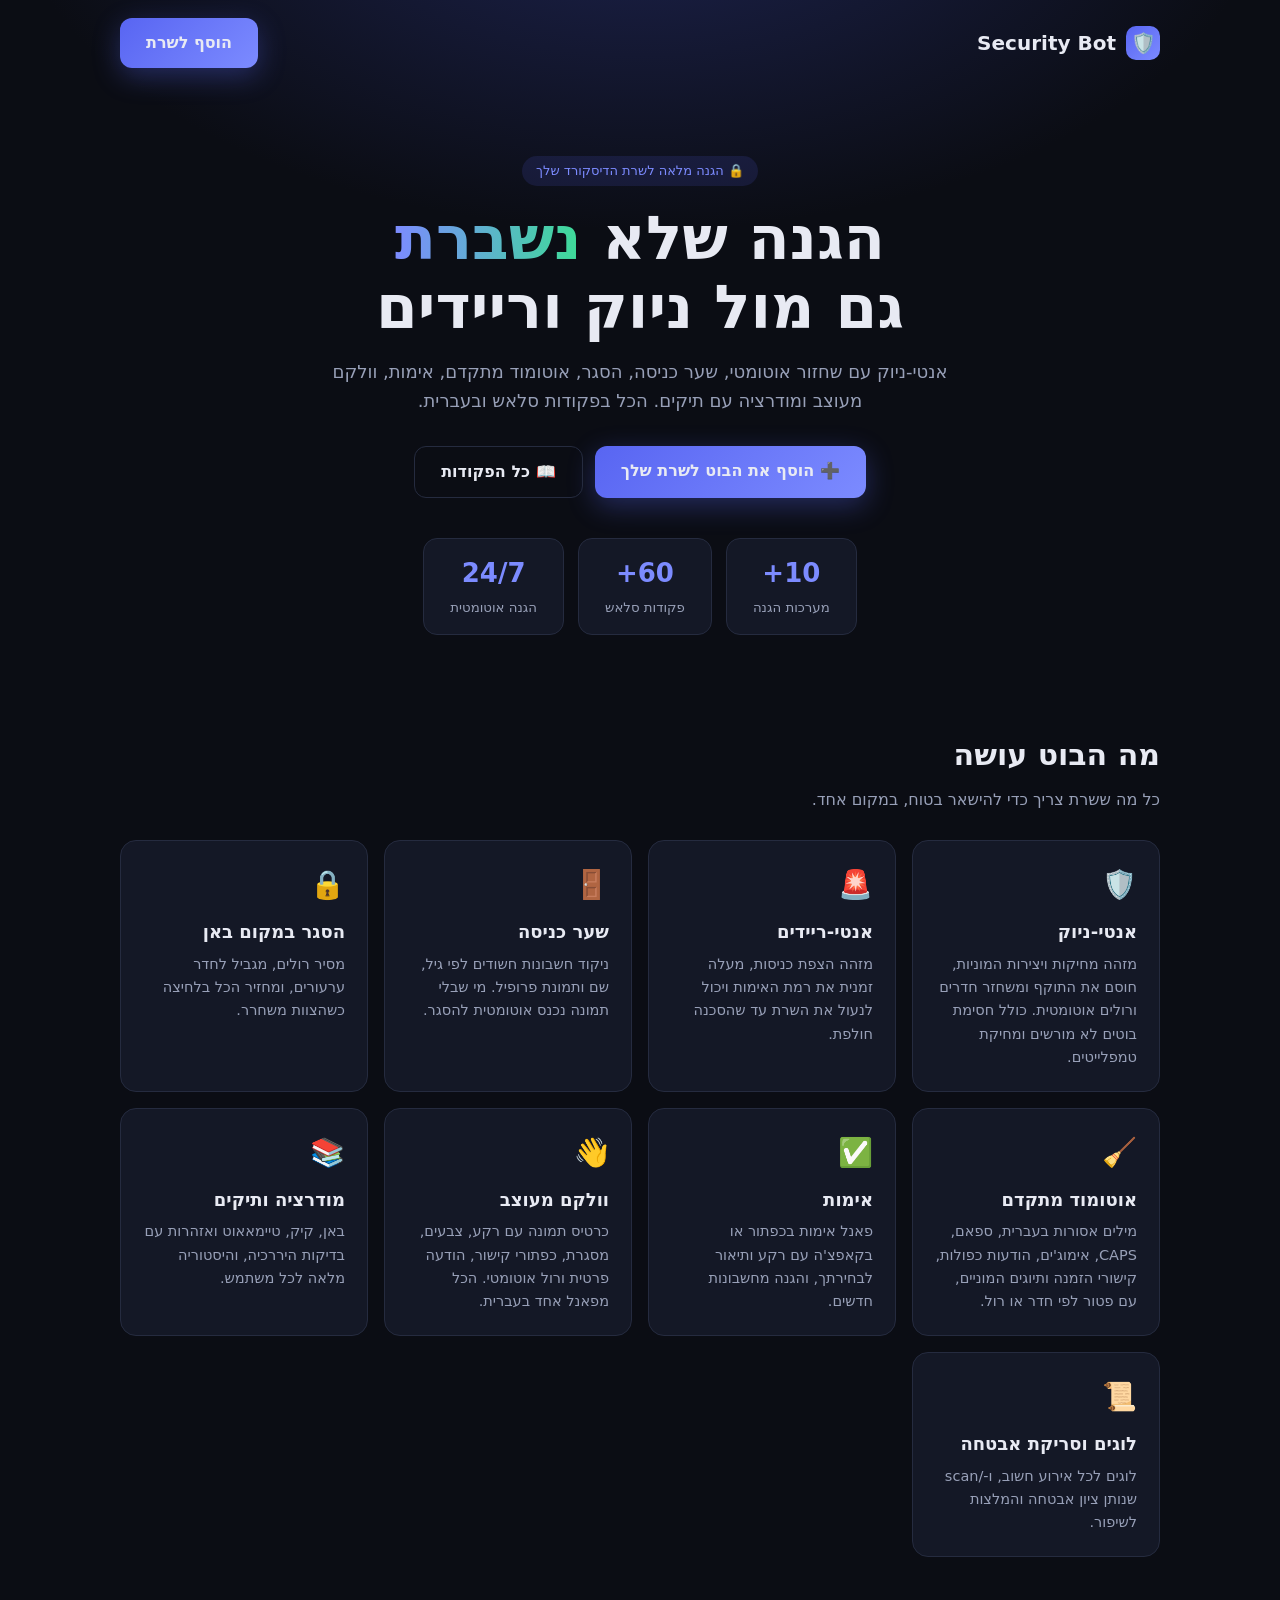
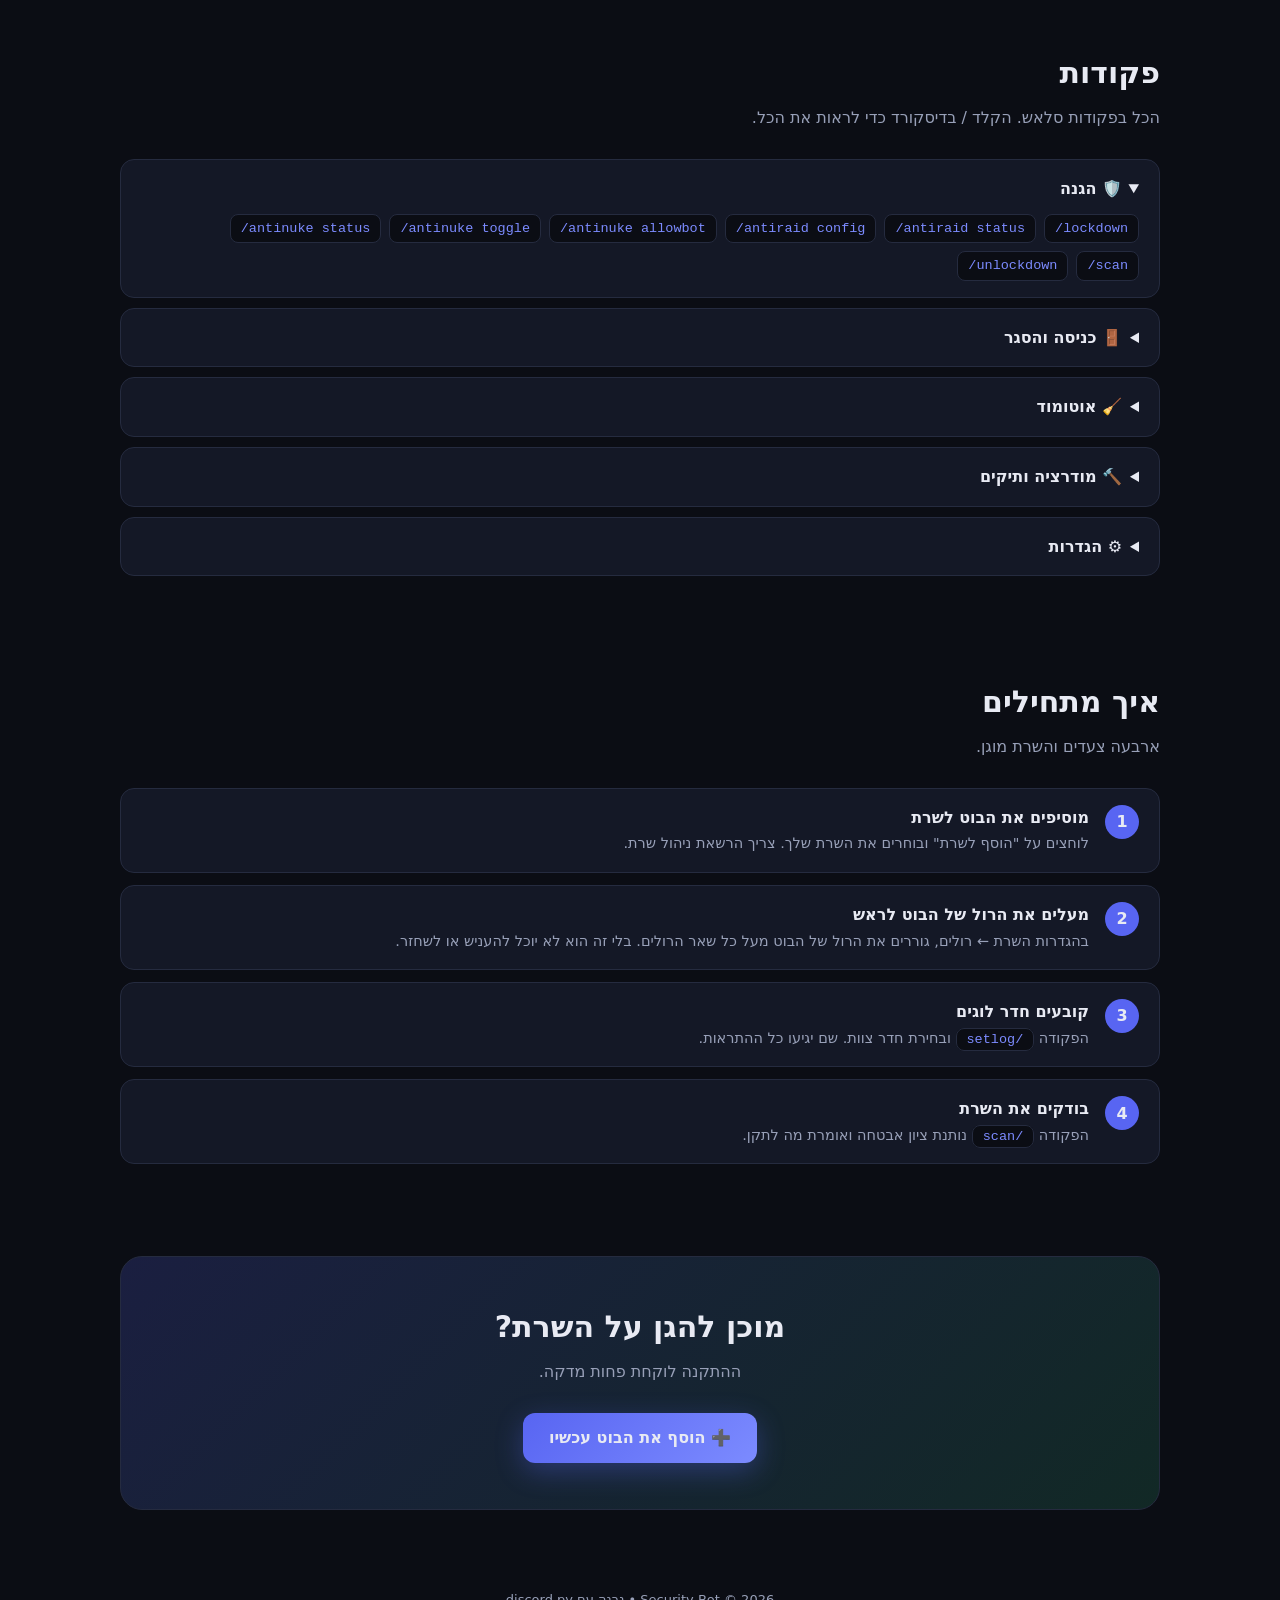
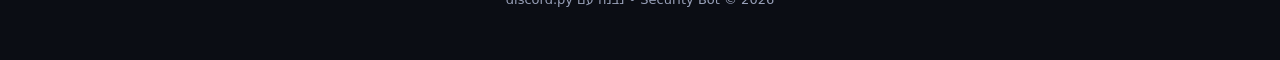
<file: index (5).html>
<!DOCTYPE html>
<html lang="he" dir="rtl">
<head>
<meta charset="utf-8">
<meta name="viewport" content="width=device-width, initial-scale=1">
<title>Security Bot - בוט אבטחה לדיסקורד</title>
<meta name="description" content="בוט אבטחה מלא לדיסקורד: אנטי-ניוק, אנטי-ריידים, שער כניסה, הסגר, אוטומוד, אימות, וולקם ומודרציה.">
<style>
:root{--bg:#0b0d14;--card:#141826;--line:#252b3f;--text:#e8eaf3;--muted:#98a0b8;--accent:#5865f2;--accent2:#7c8bff;--ok:#3ddc97}
*{box-sizing:border-box;margin:0}
body{background:radial-gradient(900px 500px at 50% -120px,#1d2350 0,transparent 70%),var(--bg);color:var(--text);
font-family:system-ui,-apple-system,"Segoe UI",Arial,sans-serif;line-height:1.6}
a{color:inherit;text-decoration:none}
.wrap{max-width:1080px;margin:0 auto;padding:0 20px}
nav{display:flex;align-items:center;justify-content:space-between;padding:18px 0}
.logo{font-weight:800;font-size:20px;display:flex;align-items:center;gap:10px}
.logo i{width:34px;height:34px;border-radius:10px;background:linear-gradient(135deg,var(--accent),var(--accent2));display:grid;place-items:center;font-style:normal}
.btn{display:inline-block;padding:12px 26px;border-radius:12px;font-weight:700;border:1px solid var(--line);transition:.2s}
.btn.main{background:linear-gradient(135deg,var(--accent),var(--accent2));border:0;box-shadow:0 8px 28px #5865f255}
.btn:hover{transform:translateY(-2px)}
.hero{text-align:center;padding:70px 0 50px}
.badge{display:inline-block;padding:5px 14px;border-radius:99px;background:#5865f222;color:var(--accent2);font-size:13px;margin-bottom:18px}
h1{font-size:clamp(34px,6vw,60px);line-height:1.15;margin-bottom:16px}
h1 span{background:linear-gradient(90deg,var(--accent2),var(--ok));-webkit-background-clip:text;background-clip:text;color:transparent}
.hero p{color:var(--muted);font-size:18px;max-width:640px;margin:0 auto 30px}
.cta{display:flex;gap:12px;justify-content:center;flex-wrap:wrap}
.stats{display:flex;gap:14px;justify-content:center;flex-wrap:wrap;margin-top:40px}
.stat{background:var(--card);border:1px solid var(--line);border-radius:14px;padding:14px 26px}
.stat b{display:block;font-size:26px;color:var(--accent2)}
.stat small{color:var(--muted)}
section{padding:46px 0}
h2{font-size:30px;margin-bottom:8px}
.sub{color:var(--muted);margin-bottom:28px}
.grid{display:grid;grid-template-columns:repeat(auto-fit,minmax(240px,1fr));gap:16px}
.card{background:var(--card);border:1px solid var(--line);border-radius:16px;padding:22px;transition:.2s}
.card:hover{border-color:var(--accent);transform:translateY(-3px)}
.card .ic{font-size:28px;margin-bottom:10px}
.card h3{font-size:18px;margin-bottom:6px}
.card p{color:var(--muted);font-size:14.5px}
details{background:var(--card);border:1px solid var(--line);border-radius:14px;padding:16px 20px;margin-bottom:10px}
summary{cursor:pointer;font-weight:700}
.cmds{display:flex;flex-wrap:wrap;gap:8px;margin-top:12px;direction:ltr;justify-content:flex-end}
code{background:#0b0d14;border:1px solid var(--line);border-radius:8px;padding:3px 10px;font-size:13.5px;color:var(--accent2)}
.steps{counter-reset:s;display:grid;gap:12px}
.step{background:var(--card);border:1px solid var(--line);border-radius:14px;padding:16px 20px 16px 20px;display:flex;gap:16px;align-items:flex-start}
.step::before{counter-increment:s;content:counter(s);flex:none;width:34px;height:34px;border-radius:50%;background:var(--accent);display:grid;place-items:center;font-weight:800}
.step b{display:block}
.step span{color:var(--muted);font-size:14.5px}
.final{text-align:center;background:linear-gradient(135deg,#5865f233,#3ddc9722);border:1px solid var(--line);border-radius:22px;padding:46px 20px}
footer{text-align:center;color:var(--muted);font-size:13px;padding:34px 0 50px}
</style>
</head>
<body>
<div class="wrap">
  <nav>
    <div class="logo"><i>🛡️</i> Security Bot</div>
    <a class="btn main" href="#" data-invite>הוסף לשרת</a>
  </nav>

  <header class="hero">
    <span class="badge">🔒 הגנה מלאה לשרת הדיסקורד שלך</span>
    <h1>הגנה שלא <span>נשברת</span><br>גם מול ניוק וריידים</h1>
    <p>אנטי-ניוק עם שחזור אוטומטי, שער כניסה, הסגר, אוטומוד מתקדם, אימות, וולקם מעוצב ומודרציה עם תיקים. הכל בפקודות סלאש ובעברית.</p>
    <div class="cta">
      <a class="btn main" href="#" data-invite>➕ הוסף את הבוט לשרת שלך</a>
      <a class="btn" href="#commands">📖 כל הפקודות</a>
    </div>
    <div class="stats">
      <div class="stat"><b>10+</b><small>מערכות הגנה</small></div>
      <div class="stat"><b>60+</b><small>פקודות סלאש</small></div>
      <div class="stat"><b>24/7</b><small>הגנה אוטומטית</small></div>
    </div>
  </header>

  <section id="features">
    <h2>מה הבוט עושה</h2>
    <p class="sub">כל מה ששרת צריך כדי להישאר בטוח, במקום אחד.</p>
    <div class="grid">
      <div class="card"><div class="ic">🛡️</div><h3>אנטי-ניוק</h3><p>מזהה מחיקות ויצירות המוניות, חוסם את התוקף ומשחזר חדרים ורולים אוטומטית. כולל חסימת בוטים לא מורשים ומחיקת טמפלייטים.</p></div>
      <div class="card"><div class="ic">🚨</div><h3>אנטי-ריידים</h3><p>מזהה הצפת כניסות, מעלה זמנית את רמת האימות ויכול לנעול את השרת עד שהסכנה חולפת.</p></div>
      <div class="card"><div class="ic">🚪</div><h3>שער כניסה</h3><p>ניקוד חשבונות חשודים לפי גיל, שם ותמונת פרופיל. מי שבלי תמונה נכנס אוטומטית להסגר.</p></div>
      <div class="card"><div class="ic">🔒</div><h3>הסגר במקום באן</h3><p>מסיר רולים, מגביל לחדר ערעורים, ומחזיר הכל בלחיצה כשהצוות משחרר.</p></div>
      <div class="card"><div class="ic">🧹</div><h3>אוטומוד מתקדם</h3><p>מילים אסורות בעברית, ספאם, CAPS, אימוג'ים, הודעות כפולות, קישורי הזמנה ותיוגים המוניים, עם פטור לפי חדר או רול.</p></div>
      <div class="card"><div class="ic">✅</div><h3>אימות</h3><p>פאנל אימות בכפתור או בקאפצ'ה עם רקע ותיאור לבחירתך, והגנה מחשבונות חדשים.</p></div>
      <div class="card"><div class="ic">👋</div><h3>וולקם מעוצב</h3><p>כרטיס תמונה עם רקע, צבעים, מסגרת, כפתורי קישור, הודעה פרטית ורול אוטומטי. הכל מפאנל אחד בעברית.</p></div>
      <div class="card"><div class="ic">📚</div><h3>מודרציה ותיקים</h3><p>באן, קיק, טיימאאוט ואזהרות עם בדיקות היררכיה, והיסטוריה מלאה לכל משתמש.</p></div>
      <div class="card"><div class="ic">📜</div><h3>לוגים וסריקת אבטחה</h3><p>לוגים לכל אירוע חשוב, ו-/scan שנותן ציון אבטחה והמלצות לשיפור.</p></div>
    </div>
  </section>

  <section id="commands">
    <h2>פקודות</h2>
    <p class="sub">הכל בפקודות סלאש. הקלד / בדיסקורד כדי לראות את הכל.</p>
    <details open><summary>🛡️ הגנה</summary><div class="cmds"><code>/antinuke status</code><code>/antinuke toggle</code><code>/antinuke allowbot</code><code>/antiraid config</code><code>/antiraid status</code><code>/lockdown</code><code>/unlockdown</code><code>/scan</code></div></details>
    <details><summary>🚪 כניסה והסגר</summary><div class="cmds"><code>/joingate config</code><code>/joingate check</code><code>/joingate allow</code><code>/quarantine setup</code><code>/quarantine add</code><code>/quarantine release</code><code>/verify setup</code><code>/welcome</code></div></details>
    <details><summary>🧹 אוטומוד</summary><div class="cmds"><code>/automod status</code><code>/automod toggle</code><code>/automod limits</code><code>/automod badword_add</code><code>/automod badword_preset</code><code>/automod exempt_channel</code><code>/automod exempt_role</code></div></details>
    <details><summary>🔨 מודרציה ותיקים</summary><div class="cmds"><code>/ban</code><code>/kick</code><code>/timeout</code><code>/warn</code><code>/history</code><code>/note</code><code>/case view</code><code>/lock</code><code>/clear</code><code>/slowmode</code></div></details>
    <details><summary>⚙️ הגדרות</summary><div class="cmds"><code>/setlog</code><code>/whitelist add</code><code>/logs toggle</code><code>/help</code></div></details>
  </section>

  <section id="start">
    <h2>איך מתחילים</h2>
    <p class="sub">ארבעה צעדים והשרת מוגן.</p>
    <div class="steps">
      <div class="step"><div><b>מוסיפים את הבוט לשרת</b><span>לוחצים על "הוסף לשרת" ובוחרים את השרת שלך. צריך הרשאת ניהול שרת.</span></div></div>
      <div class="step"><div><b>מעלים את הרול של הבוט לראש</b><span>בהגדרות השרת ← רולים, גוררים את הרול של הבוט מעל כל שאר הרולים. בלי זה הוא לא יוכל להעניש או לשחזר.</span></div></div>
      <div class="step"><div><b>קובעים חדר לוגים</b><span>הפקודה <code>/setlog</code> ובחירת חדר צוות. שם יגיעו כל ההתראות.</span></div></div>
      <div class="step"><div><b>בודקים את השרת</b><span>הפקודה <code>/scan</code> נותנת ציון אבטחה ואומרת מה לתקן.</span></div></div>
    </div>
  </section>

  <section>
    <div class="final">
      <h2>מוכן להגן על השרת?</h2>
      <p class="sub">ההתקנה לוקחת פחות מדקה.</p>
      <a class="btn main" href="#" data-invite>➕ הוסף את הבוט עכשיו</a>
    </div>
  </section>

  <footer>Security Bot © <span id="y"></span> • נבנה עם discord.py</footer>
</div>

<script>
// ⚠️ שנה כאן ל-Application ID של הבוט שלך (Developer Portal ← General Information ← Application ID)
const CLIENT_ID = "1557899239814733864";
// הרשאות: 8 = Administrator. להרשאות מצומצמות אפשר לחשב ב-OAuth2 ← URL Generator
const PERMISSIONS = "8";
const INVITE = "https://discord.com/oauth2/authorize?client_id=" + CLIENT_ID +
  "&permissions=" + PERMISSIONS + "&scope=bot%20applications.commands";
document.querySelectorAll("[data-invite]").forEach(a => { a.href = INVITE; a.target = "_blank"; a.rel = "noopener"; });
document.getElementById("y").textContent = new Date().getFullYear();
</script>
</body>
</html>
</file>
<file: legal.css>
:root{--bg:#070912;--glass:#12162acc;--g2:#ffffff0d;--line:#ffffff1a;--text:#eef0fb;--muted:#9aa2bf;--accent:#6c7bff;--accent2:#b06cff;--shadow:#0006;--aur:.33;--navbg:#0b0e1ccc}
[data-theme=light]{--bg:#eef1fb;--glass:#ffffffcc;--g2:#0000000a;--line:#00000016;--text:#171a2b;--muted:#586079;--accent:#4f5df0;--accent2:#9b52f0;--shadow:#4a56a722;--aur:.2;--navbg:#ffffffdd}
*{box-sizing:border-box;margin:0}
html{scroll-behavior:smooth}
body{background:var(--bg);color:var(--text);font-family:Heebo,system-ui,-apple-system,"Segoe UI",Arial,sans-serif;line-height:1.75}
a{color:inherit;text-decoration:none}
.aurora{position:fixed;inset:0;z-index:-1;overflow:hidden}
.aurora i{position:absolute;width:55vw;height:55vw;border-radius:50%;filter:blur(90px);opacity:var(--aur)}
.aurora i:nth-child(1){background:#4b5cff;top:-20vw;inset-inline-end:-10vw}
.aurora i:nth-child(2){background:#b06cff;bottom:-25vw;inset-inline-start:-10vw}
.wrap{max-width:860px;margin:0 auto;padding:0 16px}
header.nav{position:sticky;top:12px;z-index:20;margin:12px auto 0;max-width:860px;padding:0 16px}
.navin{display:flex;align-items:center;justify-content:space-between;gap:10px;padding:10px 16px;background:var(--navbg);border:1px solid var(--line);border-radius:18px;backdrop-filter:blur(18px);-webkit-backdrop-filter:blur(18px);box-shadow:0 10px 30px var(--shadow)}
.logo{font-weight:800;font-size:19px;display:flex;align-items:center;gap:10px;white-space:nowrap}
.logo i{width:36px;height:36px;border-radius:11px;overflow:hidden;display:block;flex:none}.logo i img{width:100%;height:100%;display:block}
.acts{display:flex;gap:8px;align-items:center}
button,.btn{font:inherit;color:inherit;cursor:pointer;padding:7px 13px;font-size:14px;border-radius:11px;font-weight:700;border:1px solid var(--line);background:var(--g2)}
button[aria-pressed=true]{background:linear-gradient(135deg,var(--accent),var(--accent2));color:#fff;border-color:transparent}
.doc{margin:32px 0;padding:36px;background:var(--glass);border:1px solid var(--line);border-radius:20px;backdrop-filter:blur(18px);-webkit-backdrop-filter:blur(18px);box-shadow:0 18px 44px var(--shadow)}
.doc h1{font-size:clamp(28px,5vw,40px);line-height:1.2;margin-bottom:6px}
.doc .date{color:var(--muted);font-size:14px;margin-bottom:24px}
.doc h2{font-size:20px;margin:28px 0 8px}
.doc p,.doc li{color:var(--text);opacity:.92}
.doc ul{padding-inline-start:22px;margin:6px 0}
.doc li{margin:4px 0}
.doc a{color:var(--accent);font-weight:600}
.doc .note{margin-top:28px;padding:14px 16px;border:1px solid var(--line);border-radius:12px;color:var(--muted);font-size:14px}
[data-l]{display:none}
html[lang=he] [data-l=he],html[lang=en] [data-l=en]{display:block}
footer{text-align:center;color:var(--muted);font-size:13px;padding:10px 0 46px}
footer a{margin:0 8px;text-decoration:underline}
@media(max-width:600px){.doc{padding:22px 18px}.logo span{display:none}}
</file>
